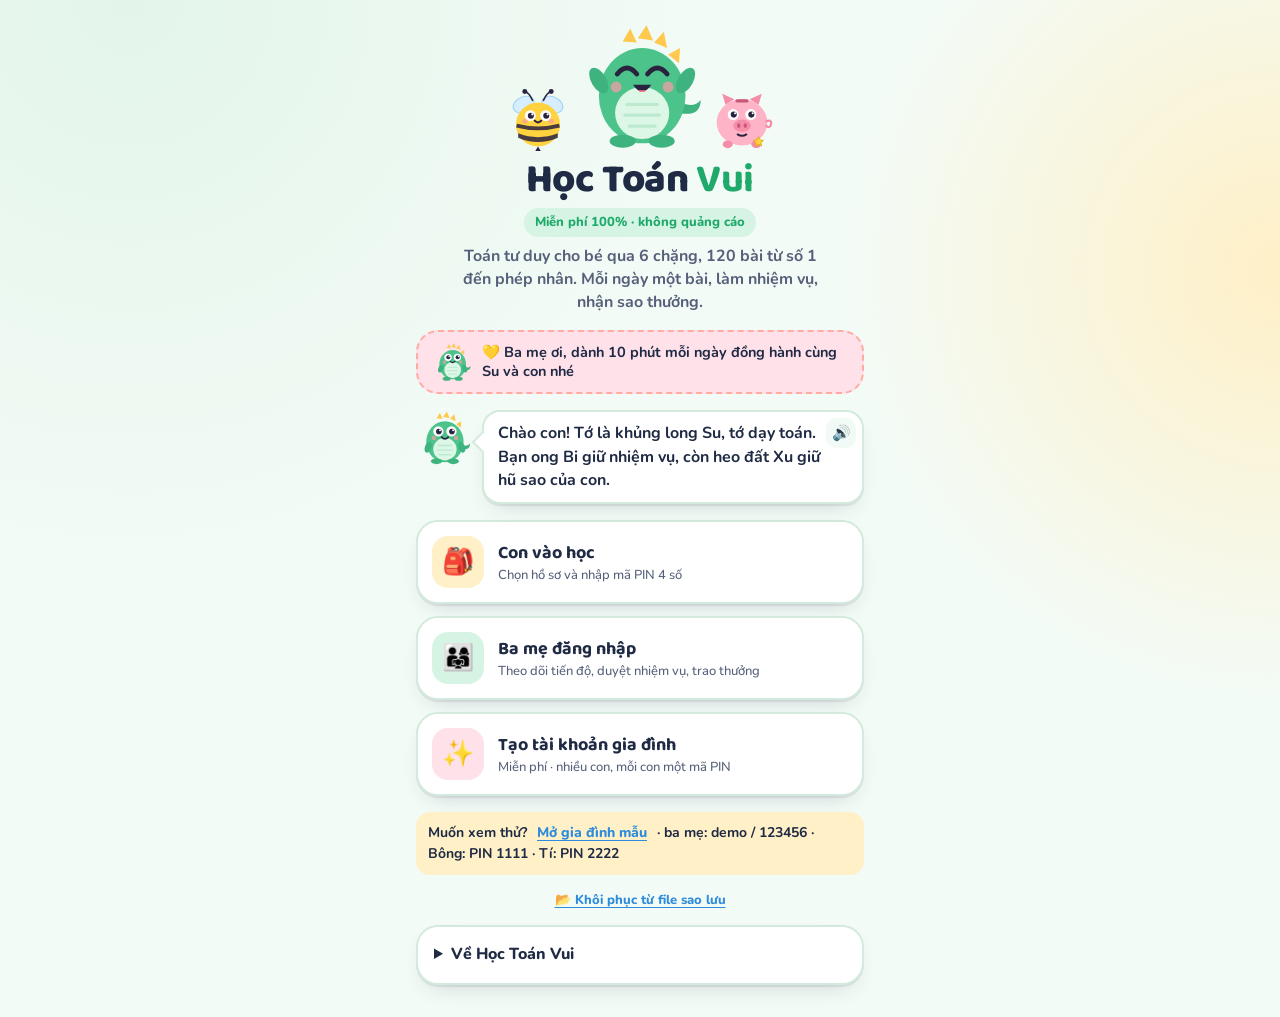
<file: index.html>
<!doctype html>
<html lang="vi">
<head>
<meta charset="utf-8">
<meta name="viewport" content="width=device-width,initial-scale=1,viewport-fit=cover">
<title>Học Toán Vui</title>
<meta name="description" content="Web app học toán tư duy miễn phí cho bé: 6 chặng, 120 bài, nhiệm vụ ở nhà, sao thưởng và khu vực ba mẹ.">
<meta name="theme-color" content="#F3FBF6">
<meta name="apple-mobile-web-app-capable" content="yes"><meta name="mobile-web-app-capable" content="yes">
<meta name="apple-mobile-web-app-title" content="Học Toán Vui">
<link rel="icon" type="image/svg+xml" href="assets/icon.svg">
<link rel="icon" type="image/png" sizes="64x64" href="assets/favicon.png">
<link rel="apple-touch-icon" sizes="180x180" href="assets/apple-touch-icon.png">
<link rel="manifest" href="manifest.webmanifest">
<link rel="stylesheet" href="css/fonts.css?v=9">
<link rel="stylesheet" href="css/style.css?v=9">
</head>
<body>
<main id="app" aria-live="polite"><noscript>Vui lòng bật JavaScript để dùng Học Toán Vui.</noscript></main>
<script src="js/curriculum.js?v=9"></script>
<script src="js/mascots.js?v=9"></script>
<script src="js/pets.js?v=9"></script>
<script src="js/engine.js?v=9"></script>
<script src="js/app.js?v=9"></script>
</body>
</html>
</file>
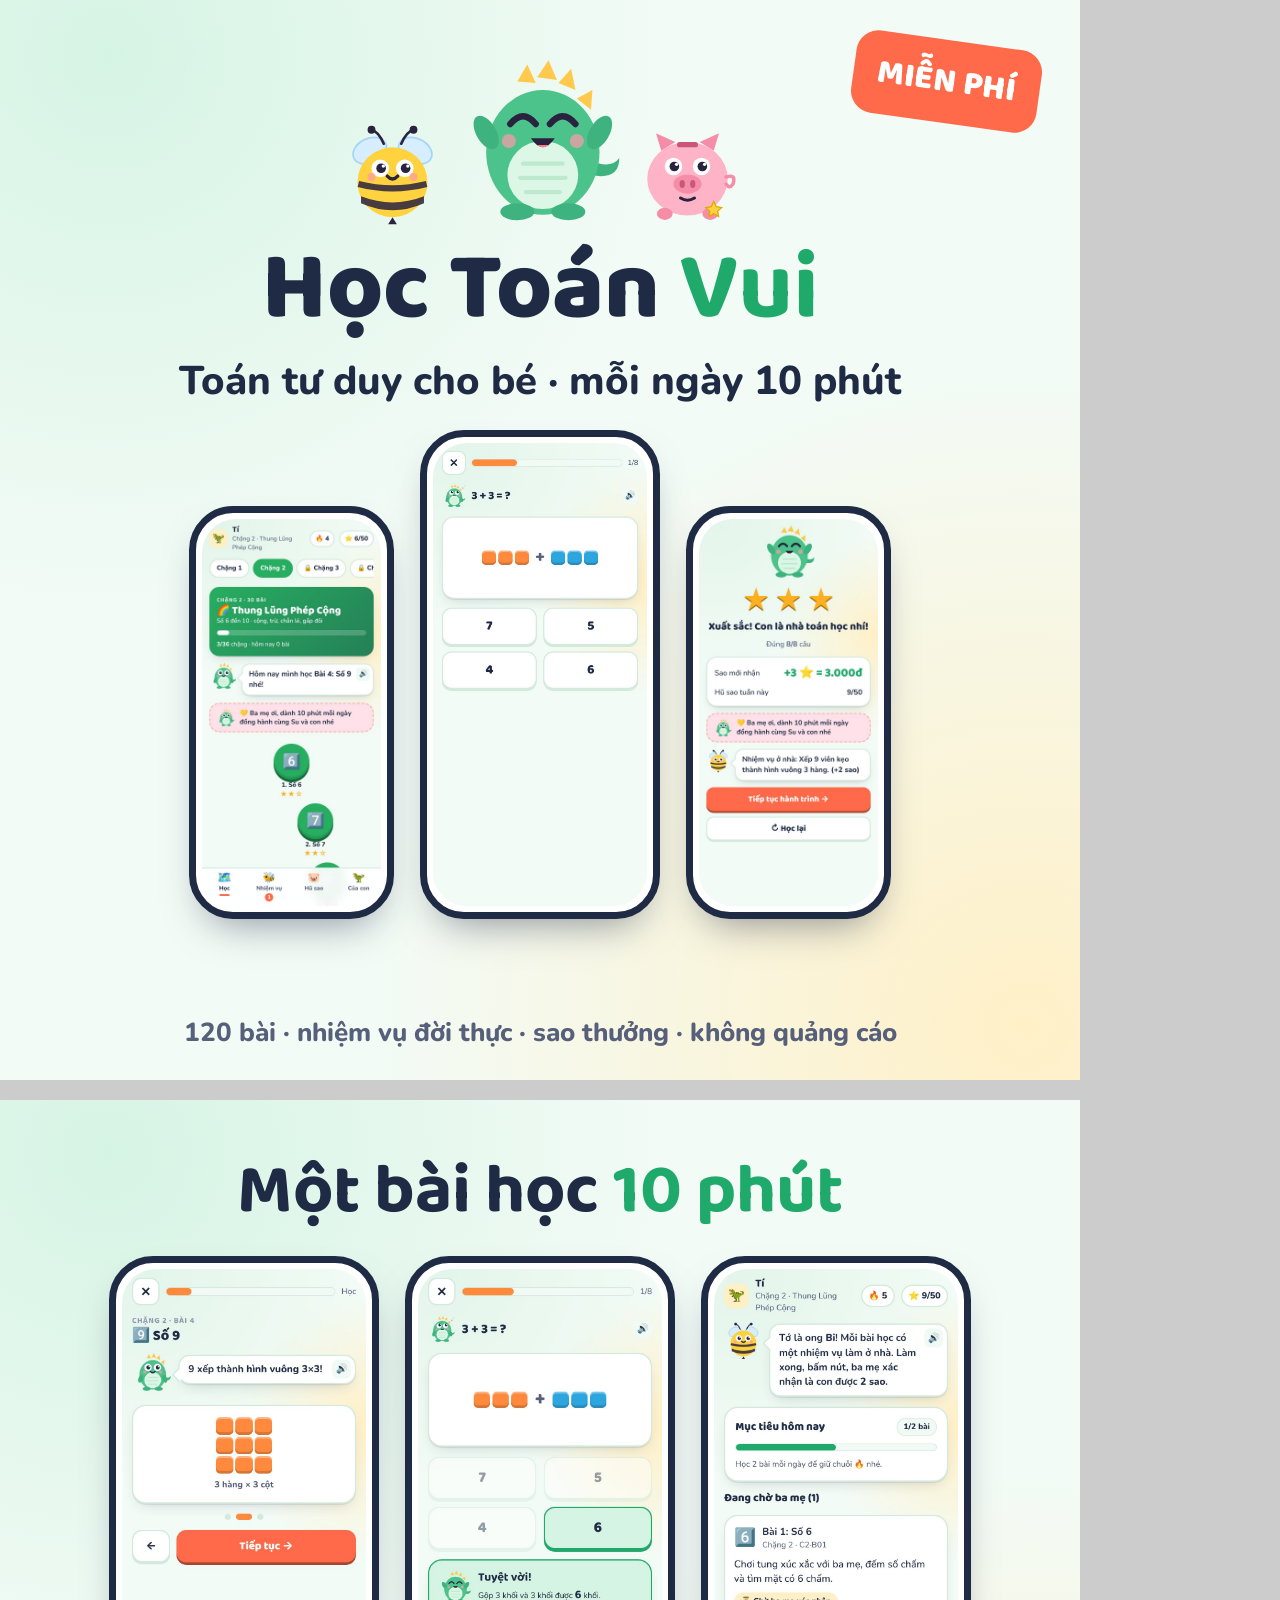
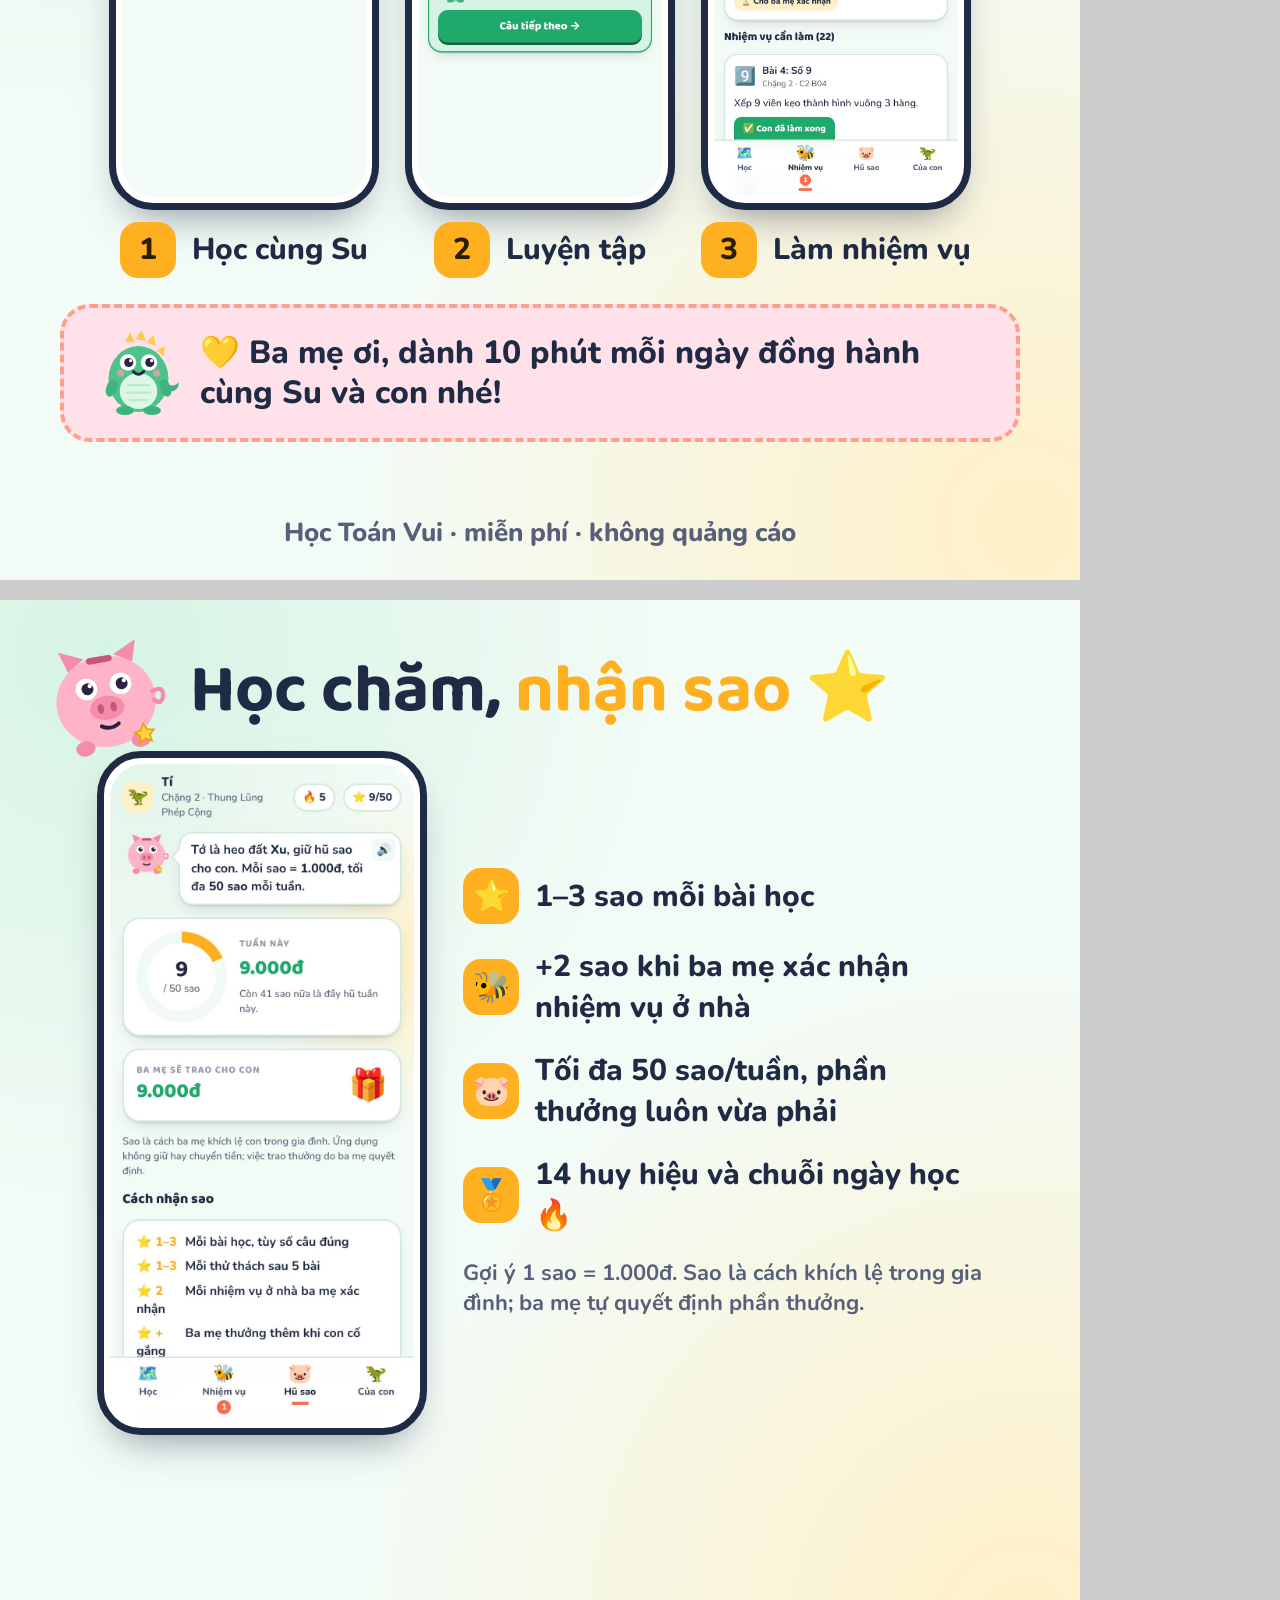
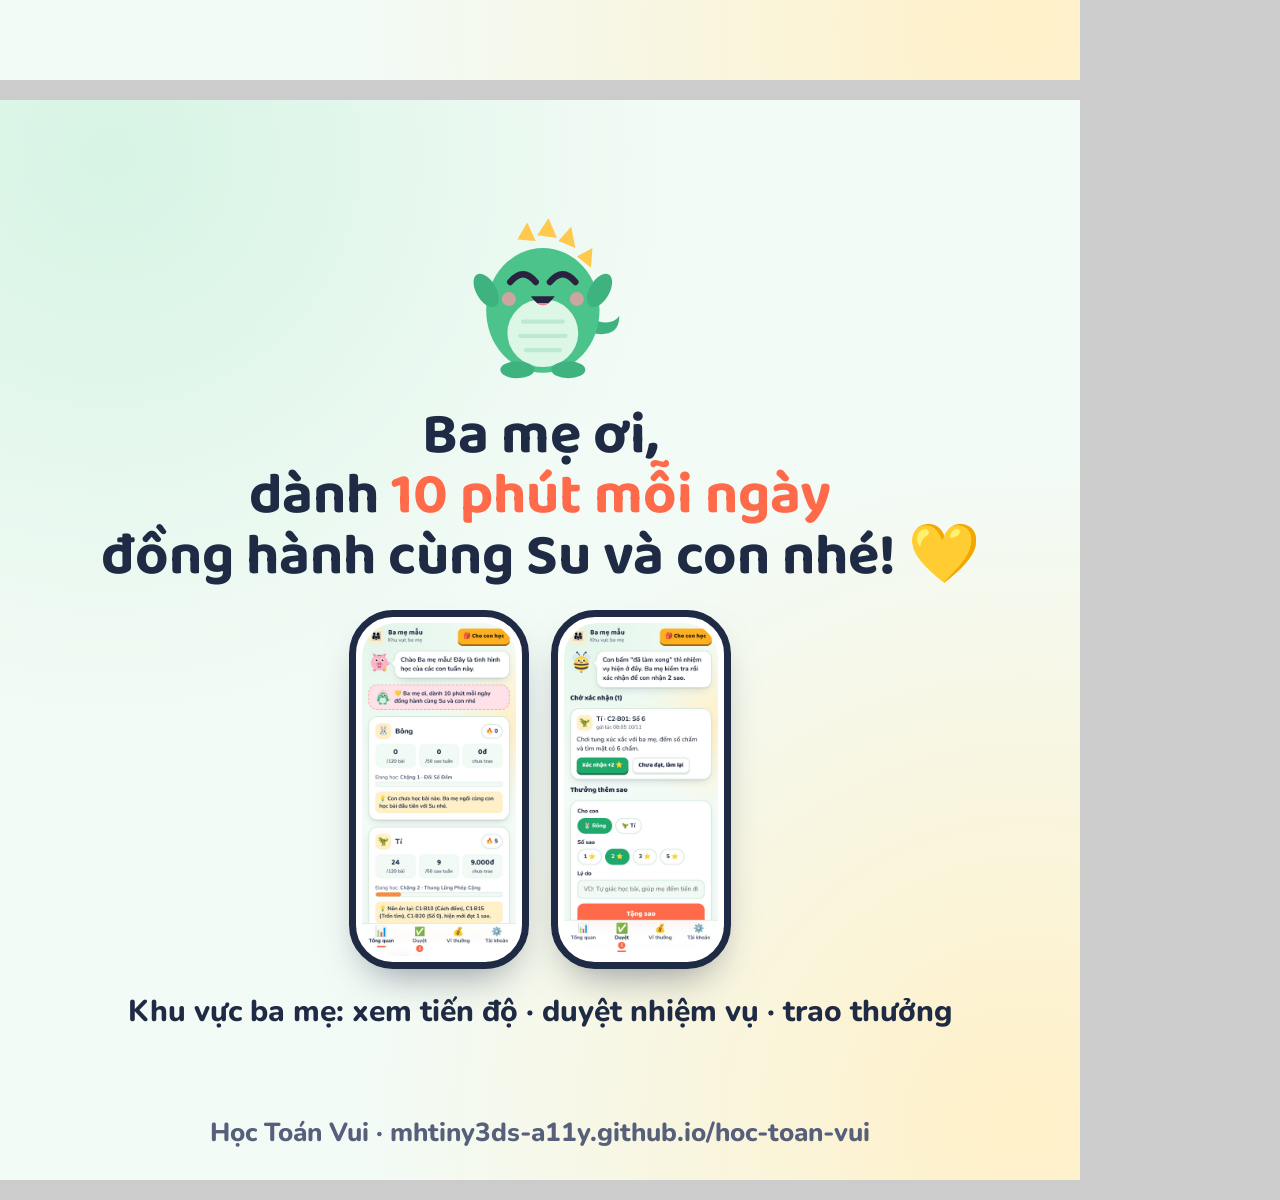
<file: tai-lieu/nguon/facebook.html>
<!doctype html>
<html lang="vi"><head><meta charset="utf-8"><title>Ảnh Facebook Học Toán Vui</title>
<link rel="stylesheet" href="../../css/fonts.css">
<style>
* { box-sizing: border-box; } body { margin: 0; background: #ccc; font-family: 'Nunito', sans-serif; color: #1F2A44; }
.slide { width: 1080px; height: 1080px; position: relative; overflow: hidden; display: flex; flex-direction: column; align-items: center; padding: 56px 60px;
  background: radial-gradient(circle at 10% 5%, #D6F4E4 0, transparent 40%), radial-gradient(circle at 95% 95%, #FFF0C7 0, transparent 45%), #F3FBF6; margin-bottom: 20px; }
h1, h2 { font-family: 'Baloo 2', sans-serif; margin: 0; line-height: 1.05; text-align: center; }
.brand { font-family: 'Baloo 2', sans-serif; font-size: 96px; font-weight: 800; line-height: 1; } .brand b { color: #1FAA6B; }
.tag { font-size: 40px; font-weight: 800; text-align: center; }
.pill { display: inline-block; padding: 12px 28px; border-radius: 99px; background: #1FAA6B; color: #fff; font-weight: 800; font-size: 30px; }
.phone { border-radius: 44px; border: 7px solid #1F2A44; padding: 6px; background: #fff; box-shadow: 0 20px 40px -18px #1F2A4488; }
.phone img { display: block; width: 100%; border-radius: 34px; }
.phones { display: flex; gap: 26px; align-items: flex-end; justify-content: center; }
.remind { display: flex; align-items: center; gap: 18px; padding: 20px 28px; border-radius: 30px; background: #FFE1EA; border: 4px dashed #FF9F8A; font-weight: 800; font-size: 32px; line-height: 1.25; }
.remind img { width: 90px; flex: none; }
.step { display: flex; align-items: center; gap: 16px; font-size: 30px; font-weight: 800; }
.step i { font-style: normal; display: grid; place-items: center; width: 56px; height: 56px; border-radius: 18px; background: #FFB020; color: #2B1D00; font-size: 30px; flex: none; }
.foot { position: absolute; bottom: 30px; left: 0; right: 0; text-align: center; font-weight: 800; font-size: 26px; color: #56607A; }
.badge { position: absolute; top: 40px; right: 40px; transform: rotate(8deg); background: #FF6B4A; color: #fff; font-family: 'Baloo 2', sans-serif; font-weight: 800; font-size: 34px; padding: 14px 24px; border-radius: 22px; }
</style></head>
<body>

<!-- 1. Ảnh chính -->
<div class="slide" id="s1" style="gap:16px">
  <div class="badge">MIỄN PHÍ</div>
  <div style="display:flex;align-items:flex-end;gap:10px"><img src="bi.svg" width="105"><img src="su.svg" width="170"><img src="xu.svg" width="105"></div>
  <div class="brand">Học Toán <b>Vui</b></div>
  <div class="tag">Toán tư duy cho bé · mỗi ngày 10 phút</div>
  <div class="phones" style="margin-top:6px">
    <div class="phone" style="width:205px"><img src="../anh/04-ban-do.jpg"></div>
    <div class="phone" style="width:240px"><img src="../anh/07-luyen-tap.jpg"></div>
    <div class="phone" style="width:205px"><img src="../anh/09-ket-qua.jpg"></div>
  </div>
  <div class="foot">120 bài · nhiệm vụ đời thực · sao thưởng · không quảng cáo</div>
</div>

<!-- 2. Một bài học 10 phút -->
<div class="slide" id="s2" style="gap:26px">
  <h1 style="font-size:70px">Một bài học <span style="color:#1FAA6B">10 phút</span></h1>
  <div class="phones">
    <div style="display:flex;flex-direction:column;align-items:center;gap:12px"><div class="phone" style="width:270px"><img src="../anh/06-hoc.jpg"></div><div class="step"><i>1</i>Học cùng Su</div></div>
    <div style="display:flex;flex-direction:column;align-items:center;gap:12px"><div class="phone" style="width:270px"><img src="../anh/08-dung-roi.jpg"></div><div class="step"><i>2</i>Luyện tập</div></div>
    <div style="display:flex;flex-direction:column;align-items:center;gap:12px"><div class="phone" style="width:270px"><img src="../anh/10-nhiem-vu.jpg"></div><div class="step"><i>3</i>Làm nhiệm vụ</div></div>
  </div>
  <div class="remind"><img src="su-happy.svg"><span>💛 Ba mẹ ơi, dành 10 phút mỗi ngày đồng hành cùng Su và con nhé!</span></div>
  <div class="foot">Học Toán Vui · miễn phí · không quảng cáo</div>
</div>

<!-- 3. Sao thưởng -->
<div class="slide" id="s3" style="gap:24px">
  <h1 style="font-size:68px">Học chăm, <span style="color:#FFB020">nhận sao</span> ⭐</h1>
  <div style="display:flex;gap:36px;align-items:center">
    <div class="phone" style="width:330px"><img src="../anh/11-hu-sao.jpg"></div>
    <div style="display:flex;flex-direction:column;gap:22px;max-width:520px">
      <div class="step"><i>⭐</i><span>1–3 sao mỗi bài học</span></div>
      <div class="step"><i>🐝</i><span>+2 sao khi ba mẹ xác nhận nhiệm vụ ở nhà</span></div>
      <div class="step"><i>🐷</i><span>Tối đa 50 sao/tuần, phần thưởng luôn vừa phải</span></div>
      <div class="step"><i>🏅</i><span>14 huy hiệu và chuỗi ngày học 🔥</span></div>
      <p style="font-size:22px;font-weight:700;color:#56607A;margin:0">Gợi ý 1 sao = 1.000đ. Sao là cách khích lệ trong gia đình; ba mẹ tự quyết định phần thưởng.</p>
    </div>
  </div>
  <img src="xu.svg" width="130" style="position:absolute;left:40px;top:30px;transform:rotate(-10deg)">
</div>

<!-- 4. Ba mẹ đồng hành -->
<div class="slide" id="s4" style="gap:22px;justify-content:center;padding-bottom:90px">
  <img src="su.svg" width="170">
  <h1 style="font-size:58px">Ba mẹ ơi,<br>dành <span style="color:#FF6B4A">10 phút mỗi ngày</span><br>đồng hành cùng Su và con nhé! 💛</h1>
  <div class="phones" style="gap:22px">
    <div class="phone" style="width:180px"><img src="../anh/12-ba-me-tong-quan.jpg"></div>
    <div class="phone" style="width:180px"><img src="../anh/13-duyet.jpg"></div>
  </div>
  <div class="tag" style="font-size:30px">Khu vực ba mẹ: xem tiến độ · duyệt nhiệm vụ · trao thưởng</div>
  <div class="foot">Học Toán Vui · mhtiny3ds-a11y.github.io/hoc-toan-vui</div>
</div>
</body></html>
</file>
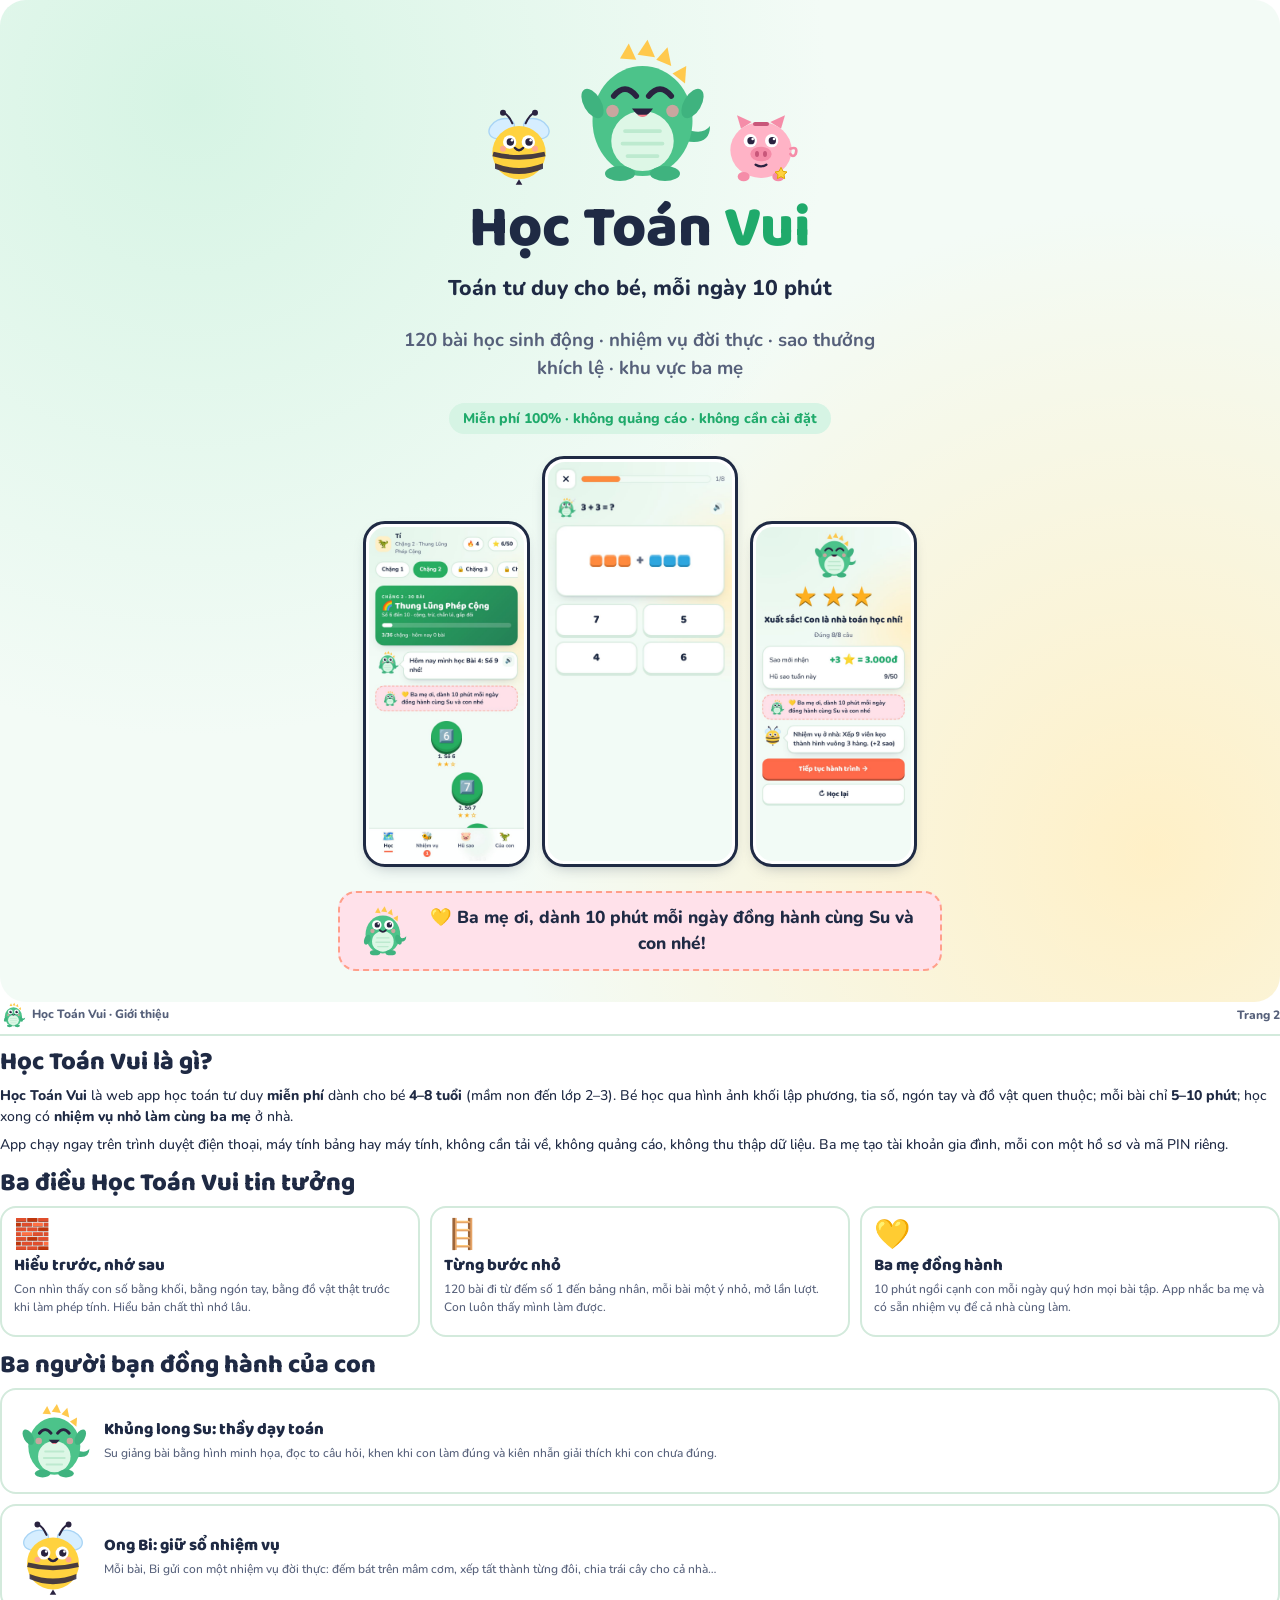
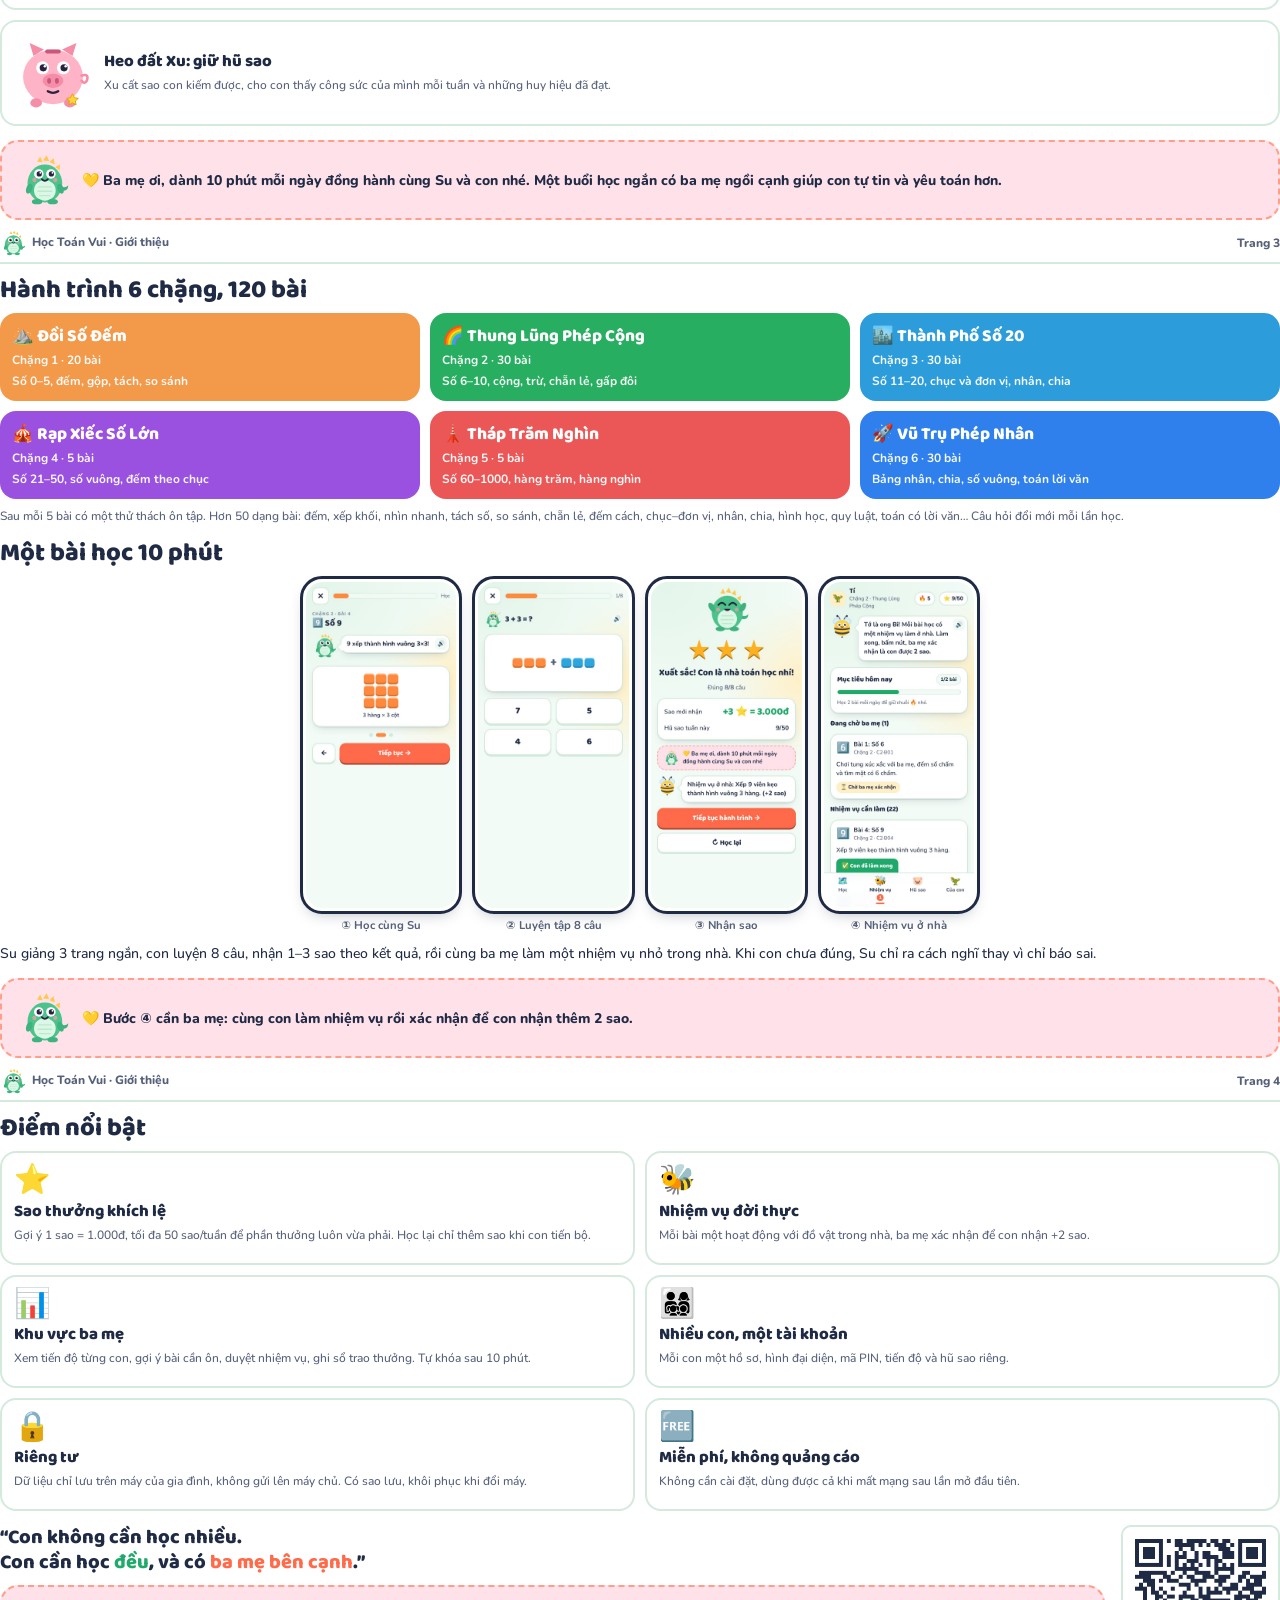
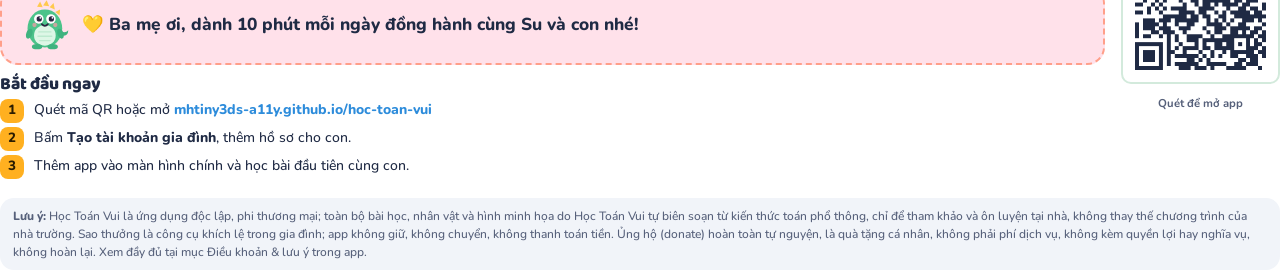
<file: tai-lieu/nguon/gioi-thieu.html>
<!doctype html>
<html lang="vi"><head><meta charset="utf-8"><title>Giới thiệu Học Toán Vui</title>
<link rel="stylesheet" href="../../css/fonts.css">
<link rel="stylesheet" href="doc.css">
<style>
.hero-phones { display: flex; gap: 12px; align-items: flex-end; margin-top: 8px; }
.hero-phones .phone { width: 44mm; }
.hero-phones .phone.mid { width: 52mm; }
.friend { display: flex; gap: 12px; align-items: center; }
.friend img { width: 78px; flex: none; }
.season { border-radius: 16px; padding: 10px 12px; color: #fff; break-inside: avoid; }
.season b { font-family: 'Baloo 2', sans-serif; font-size: 13pt; display: block; }
.season span { font-size: 9pt; font-weight: 700; opacity: .95; }
.big-quote { font-family: 'Baloo 2', sans-serif; font-size: 15pt; font-weight: 800; line-height: 1.25; }
</style></head>
<body>

<!-- BÌA -->
<div class="page"><div class="cover" style="justify-content:flex-start;padding-top:36px">
  <div class="cast"><img src="bi.svg" width="80"><img src="su.svg" width="150"><img src="xu.svg" width="80"></div>
  <div class="brand">Học Toán <b>Vui</b></div>
  <p class="sub" style="font-size:16pt;color:var(--ink)"><b>Toán tư duy cho bé, mỗi ngày 10 phút</b></p>
  <p class="sub">120 bài học sinh động · nhiệm vụ đời thực · sao thưởng khích lệ · khu vực ba mẹ</p>
  <span class="pill">Miễn phí 100% · không quảng cáo · không cần cài đặt</span>
  <div class="hero-phones">
    <div class="phone"><img src="../anh/04-ban-do.jpg"></div>
    <div class="phone mid"><img src="../anh/07-luyen-tap.jpg"></div>
    <div class="phone"><img src="../anh/09-ket-qua.jpg"></div>
  </div>
  <div class="remind big" style="max-width:160mm"><img src="su-happy.svg"><span>💛 Ba mẹ ơi, dành 10 phút mỗi ngày đồng hành cùng Su và con nhé!</span></div>
</div></div>

<!-- LÀ GÌ + BẠN ĐỒNG HÀNH -->
<div class="page">
  <div class="head"><span><img src="su-happy.svg">Học Toán Vui · Giới thiệu</span><span>Trang 2</span></div>
  <div class="section"><h2>Học Toán Vui là gì?</h2>
    <p><b>Học Toán Vui</b> là web app học toán tư duy <b>miễn phí</b> dành cho bé <b>4–8 tuổi</b> (mầm non đến lớp 2–3). Bé học qua hình ảnh khối lập phương, tia số, ngón tay và đồ vật quen thuộc; mỗi bài chỉ <b>5–10 phút</b>; học xong có <b>nhiệm vụ nhỏ làm cùng ba mẹ</b> ở nhà.</p>
    <p>App chạy ngay trên trình duyệt điện thoại, máy tính bảng hay máy tính, không cần tải về, không quảng cáo, không thu thập dữ liệu. Ba mẹ tạo tài khoản gia đình, mỗi con một hồ sơ và mã PIN riêng.</p>
  </div>
  <div class="section"><h2>Ba điều Học Toán Vui tin tưởng</h2>
    <div class="grid3">
      <div class="card"><div class="ic">🧱</div><b>Hiểu trước, nhớ sau</b><p class="small muted">Con nhìn thấy con số bằng khối, bằng ngón tay, bằng đồ vật thật trước khi làm phép tính. Hiểu bản chất thì nhớ lâu.</p></div>
      <div class="card"><div class="ic">🪜</div><b>Từng bước nhỏ</b><p class="small muted">120 bài đi từ đếm số 1 đến bảng nhân, mỗi bài một ý nhỏ, mở lần lượt. Con luôn thấy mình làm được.</p></div>
      <div class="card"><div class="ic">💛</div><b>Ba mẹ đồng hành</b><p class="small muted">10 phút ngồi cạnh con mỗi ngày quý hơn mọi bài tập. App nhắc ba mẹ và có sẵn nhiệm vụ để cả nhà cùng làm.</p></div>
    </div>
  </div>
  <div class="section"><h2>Ba người bạn đồng hành của con</h2>
    <div class="stack" style="display:flex;flex-direction:column;gap:10px">
      <div class="card friend"><img src="su.svg"><div><b>Khủng long Su: thầy dạy toán</b><p class="small muted">Su giảng bài bằng hình minh họa, đọc to câu hỏi, khen khi con làm đúng và kiên nhẫn giải thích khi con chưa đúng.</p></div></div>
      <div class="card friend"><img src="bi.svg"><div><b>Ong Bi: giữ sổ nhiệm vụ</b><p class="small muted">Mỗi bài, Bi gửi con một nhiệm vụ đời thực: đếm bát trên mâm cơm, xếp tất thành từng đôi, chia trái cây cho cả nhà…</p></div></div>
      <div class="card friend"><img src="xu.svg"><div><b>Heo đất Xu: giữ hũ sao</b><p class="small muted">Xu cất sao con kiếm được, cho con thấy công sức của mình mỗi tuần và những huy hiệu đã đạt.</p></div></div>
    </div>
  </div>
  <div class="remind"><img src="su-happy.svg"><span>💛 Ba mẹ ơi, dành 10 phút mỗi ngày đồng hành cùng Su và con nhé. Một buổi học ngắn có ba mẹ ngồi cạnh giúp con tự tin và yêu toán hơn.</span></div>
</div>

<!-- CHƯƠNG TRÌNH + MỘT BÀI HỌC -->
<div class="page">
  <div class="head"><span><img src="su-happy.svg">Học Toán Vui · Giới thiệu</span><span>Trang 3</span></div>
  <div class="section"><h2>Hành trình 6 chặng, 120 bài</h2>
    <div class="grid3">
      <div class="season" style="background:#F2994A"><b>⛰️ Đồi Số Đếm</b><span>Chặng 1 · 20 bài<br>Số 0–5, đếm, gộp, tách, so sánh</span></div>
      <div class="season" style="background:#27AE60"><b>🌈 Thung Lũng Phép Cộng</b><span>Chặng 2 · 30 bài<br>Số 6–10, cộng, trừ, chẵn lẻ, gấp đôi</span></div>
      <div class="season" style="background:#2D9CDB"><b>🏙️ Thành Phố Số 20</b><span>Chặng 3 · 30 bài<br>Số 11–20, chục và đơn vị, nhân, chia</span></div>
      <div class="season" style="background:#9B51E0"><b>🎪 Rạp Xiếc Số Lớn</b><span>Chặng 4 · 5 bài<br>Số 21–50, số vuông, đếm theo chục</span></div>
      <div class="season" style="background:#EB5757"><b>🗼 Tháp Trăm Nghìn</b><span>Chặng 5 · 5 bài<br>Số 60–1000, hàng trăm, hàng nghìn</span></div>
      <div class="season" style="background:#2F80ED"><b>🚀 Vũ Trụ Phép Nhân</b><span>Chặng 6 · 30 bài<br>Bảng nhân, chia, số vuông, toán lời văn</span></div>
    </div>
    <p class="small muted" style="margin-top:8px">Sau mỗi 5 bài có một thử thách ôn tập. Hơn 50 dạng bài: đếm, xếp khối, nhìn nhanh, tách số, so sánh, chẵn lẻ, đếm cách, chục–đơn vị, nhân, chia, hình học, quy luật, toán có lời văn… Câu hỏi đổi mới mỗi lần học.</p>
  </div>
  <div class="section"><h2>Một bài học 10 phút</h2>
    <div class="phones">
      <div class="fig"><div class="phone sm"><img src="../anh/06-hoc.jpg"></div><div class="cap">① Học cùng Su</div></div>
      <div class="fig"><div class="phone sm"><img src="../anh/07-luyen-tap.jpg"></div><div class="cap">② Luyện tập 8 câu</div></div>
      <div class="fig"><div class="phone sm"><img src="../anh/09-ket-qua.jpg"></div><div class="cap">③ Nhận sao</div></div>
      <div class="fig"><div class="phone sm"><img src="../anh/10-nhiem-vu.jpg"></div><div class="cap">④ Nhiệm vụ ở nhà</div></div>
    </div>
    <p>Su giảng 3 trang ngắn, con luyện 8 câu, nhận 1–3 sao theo kết quả, rồi cùng ba mẹ làm một nhiệm vụ nhỏ trong nhà. Khi con chưa đúng, Su chỉ ra cách nghĩ thay vì chỉ báo sai.</p>
  </div>
  <div class="remind"><img src="su-happy.svg"><span>💛 Bước ④ cần ba mẹ: cùng con làm nhiệm vụ rồi xác nhận để con nhận thêm 2 sao.</span></div>
</div>

<!-- ĐIỂM NỔI BẬT + BA MẸ -->
<div class="page">
  <div class="head"><span><img src="su-happy.svg">Học Toán Vui · Giới thiệu</span><span>Trang 4</span></div>
  <div class="section"><h2>Điểm nổi bật</h2>
    <div class="grid2">
      <div class="card"><div class="ic">⭐</div><b>Sao thưởng khích lệ</b><p class="small muted">Gợi ý 1 sao = 1.000đ, tối đa 50 sao/tuần để phần thưởng luôn vừa phải. Học lại chỉ thêm sao khi con tiến bộ.</p></div>
      <div class="card"><div class="ic">🐝</div><b>Nhiệm vụ đời thực</b><p class="small muted">Mỗi bài một hoạt động với đồ vật trong nhà, ba mẹ xác nhận để con nhận +2 sao.</p></div>
      <div class="card"><div class="ic">📊</div><b>Khu vực ba mẹ</b><p class="small muted">Xem tiến độ từng con, gợi ý bài cần ôn, duyệt nhiệm vụ, ghi sổ trao thưởng. Tự khóa sau 10 phút.</p></div>
      <div class="card"><div class="ic">👨‍👩‍👧‍👦</div><b>Nhiều con, một tài khoản</b><p class="small muted">Mỗi con một hồ sơ, hình đại diện, mã PIN, tiến độ và hũ sao riêng.</p></div>
      <div class="card"><div class="ic">🔒</div><b>Riêng tư</b><p class="small muted">Dữ liệu chỉ lưu trên máy của gia đình, không gửi lên máy chủ. Có sao lưu, khôi phục khi đổi máy.</p></div>
      <div class="card"><div class="ic">🆓</div><b>Miễn phí, không quảng cáo</b><p class="small muted">Không cần cài đặt, dùng được cả khi mất mạng sau lần mở đầu tiên.</p></div>
    </div>
  </div>
  <div class="section row"><div class="txt">
    <p class="big-quote">“Con không cần học nhiều.<br>Con cần học <span style="color:var(--jade)">đều</span>, và có <span style="color:#FF6B4A">ba mẹ bên cạnh</span>.”</p>
    <div class="remind big"><img src="su-happy.svg"><span>💛 Ba mẹ ơi, dành 10 phút mỗi ngày đồng hành cùng Su và con nhé!</span></div>
    <h3>Bắt đầu ngay</h3>
    <ol class="steps"><li>Quét mã QR hoặc mở <a href="https://mhtiny3ds-a11y.github.io/hoc-toan-vui/">mhtiny3ds-a11y.github.io/hoc-toan-vui</a></li><li>Bấm <b>Tạo tài khoản gia đình</b>, thêm hồ sơ cho con.</li><li>Thêm app vào màn hình chính và học bài đầu tiên cùng con.</li></ol>
  </div><div class="fig" style="gap:8px"><img class="qr" src="../anh/ma-qr-app.png" style="width:42mm"><div class="cap">Quét để mở app</div></div></div>
  <div class="note small"><b>Lưu ý:</b> Học Toán Vui là ứng dụng độc lập, phi thương mại; toàn bộ bài học, nhân vật và hình minh họa do Học Toán Vui tự biên soạn từ kiến thức toán phổ thông, chỉ để tham khảo và ôn luyện tại nhà, không thay thế chương trình của nhà trường. Sao thưởng là công cụ khích lệ trong gia đình; app không giữ, không chuyển, không thanh toán tiền. Ủng hộ (donate) hoàn toàn tự nguyện, là quà tặng cá nhân, không phải phí dịch vụ, không kèm quyền lợi hay nghĩa vụ, không hoàn lại. Xem đầy đủ tại mục Điều khoản & lưu ý trong app.</div>
</div>
</body></html>
</file>
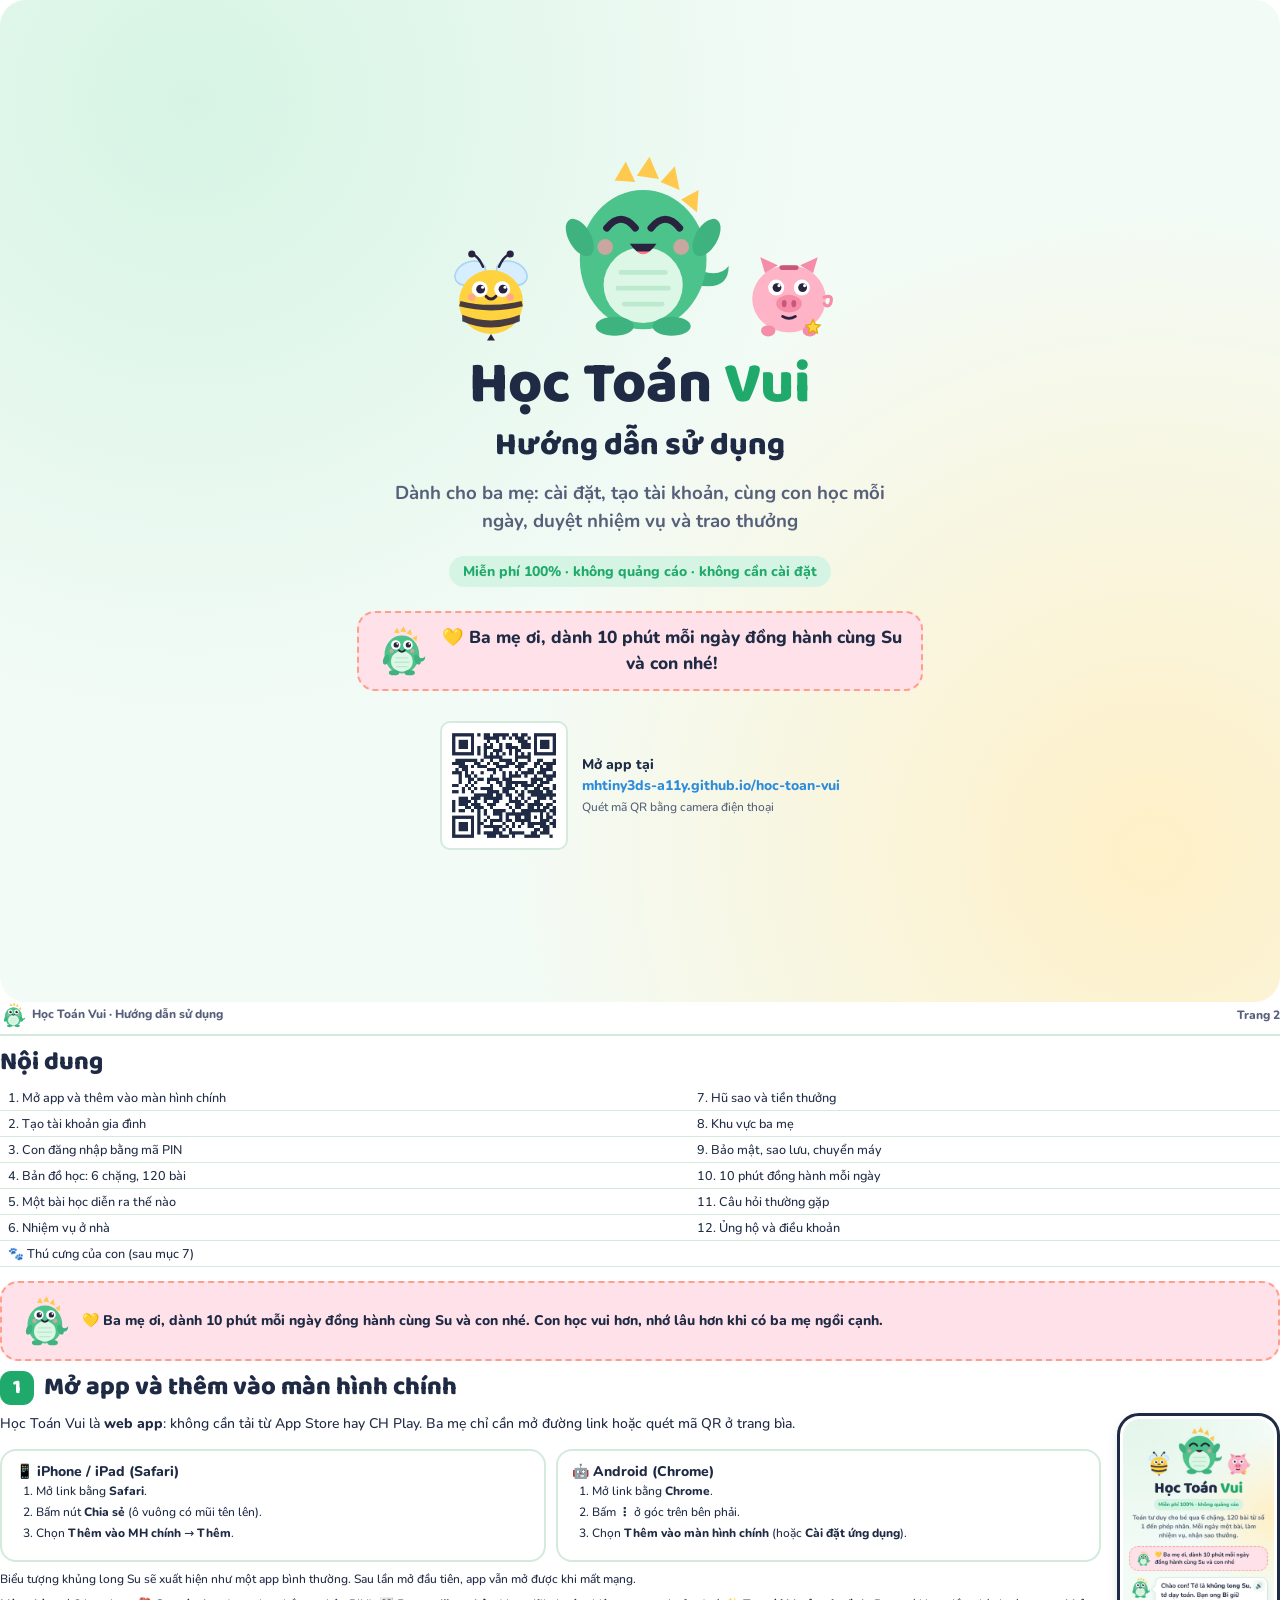
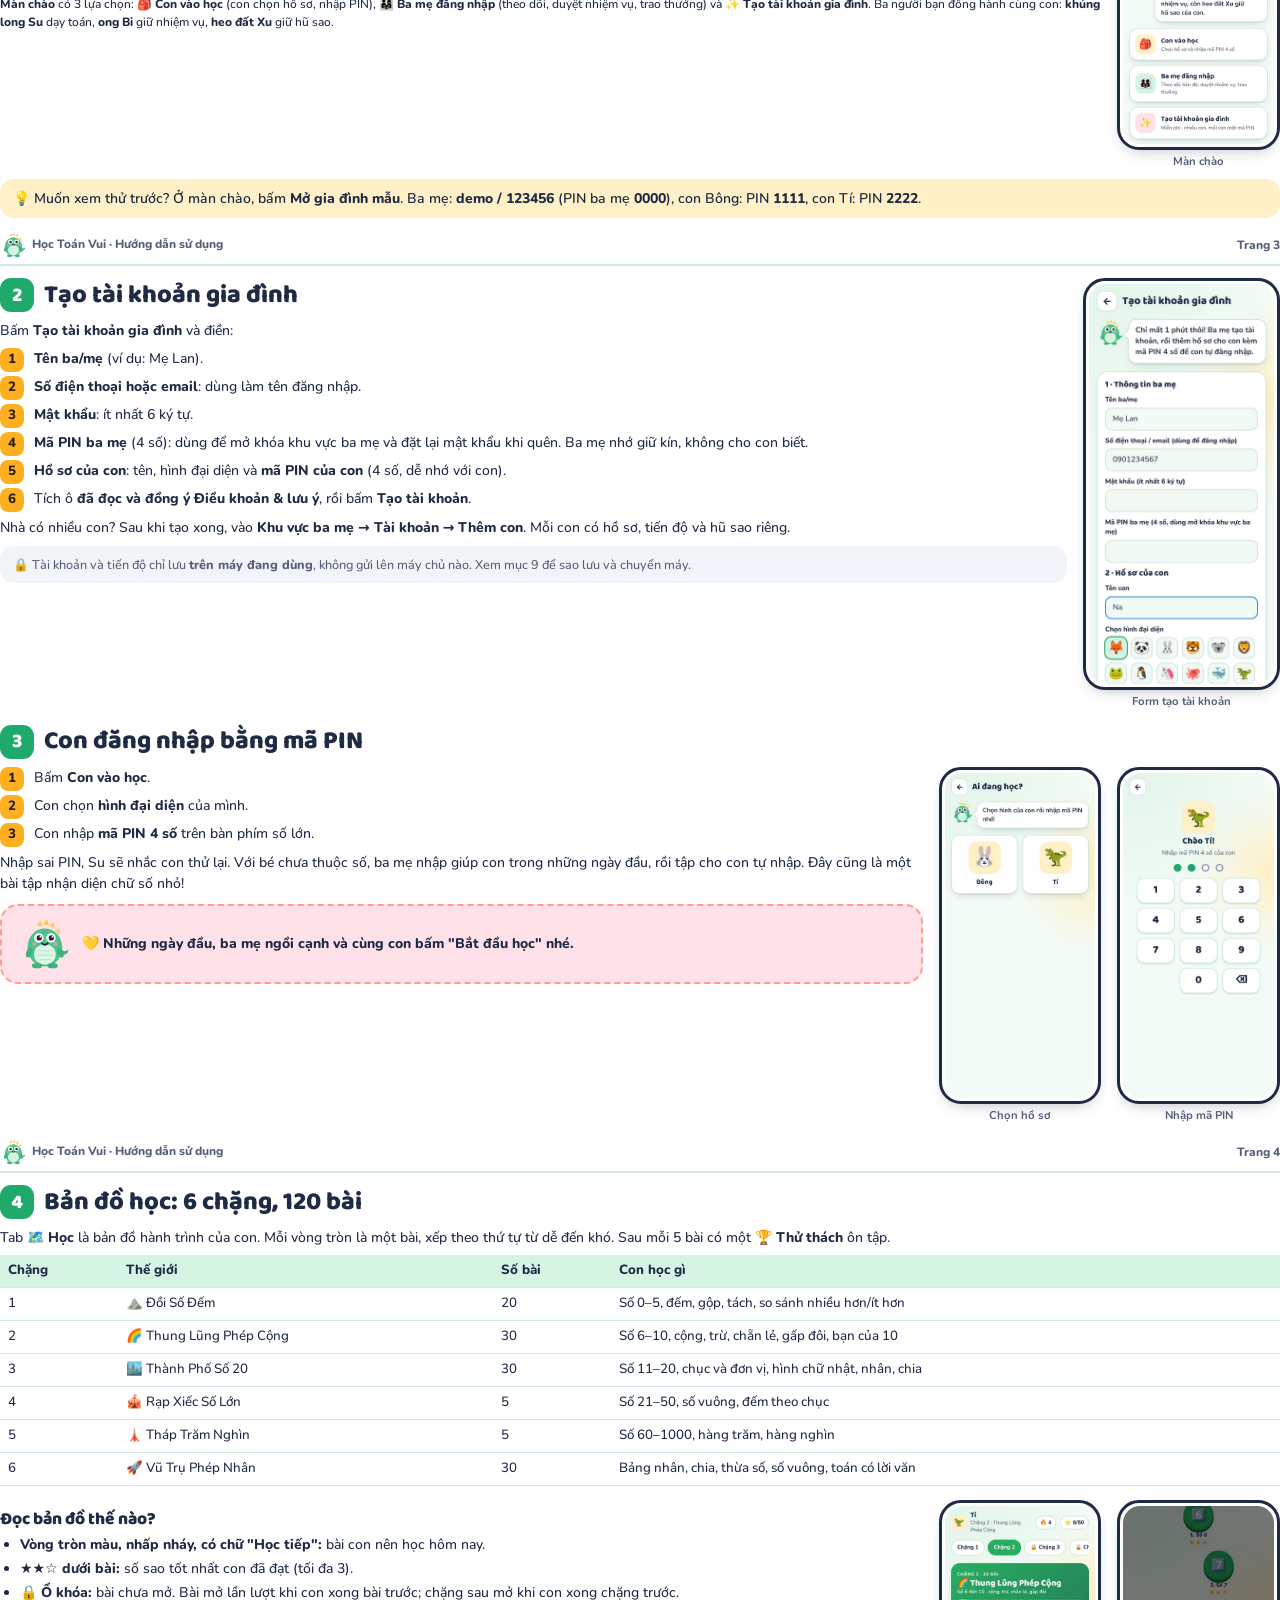
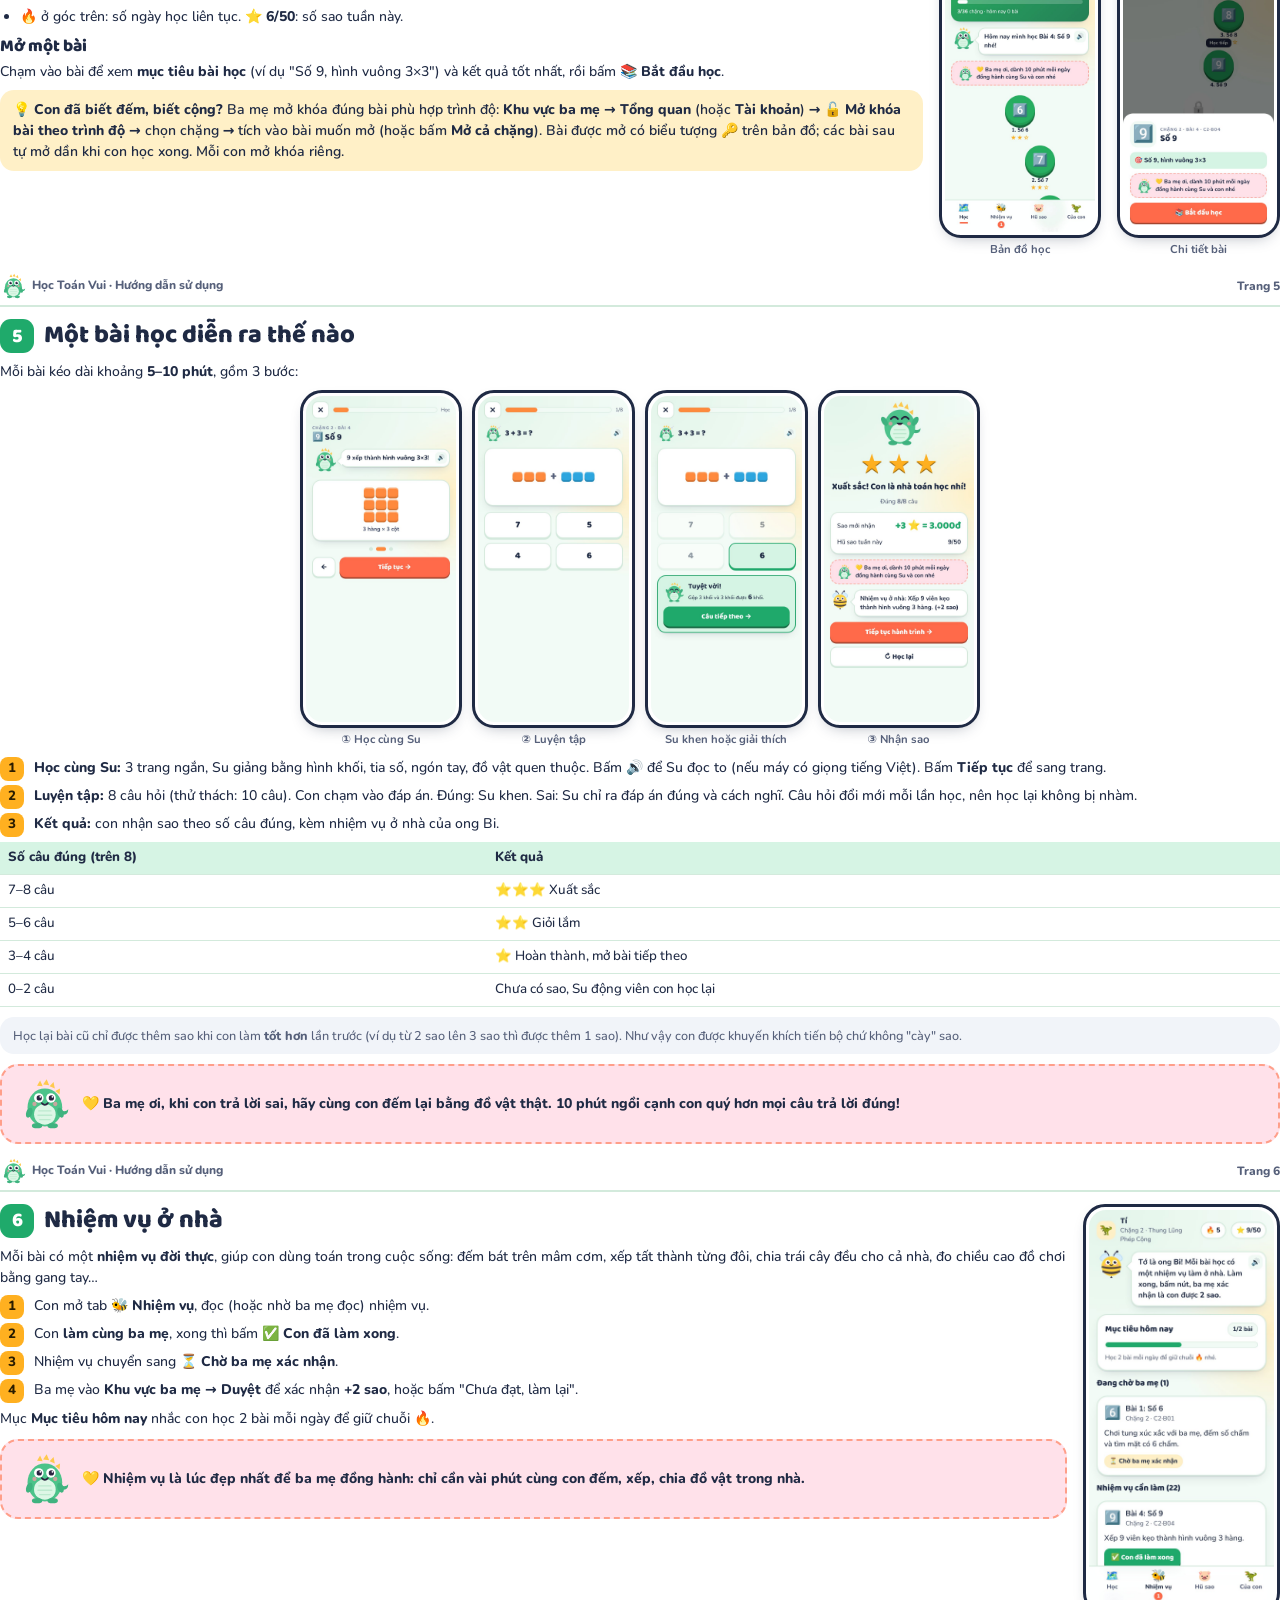
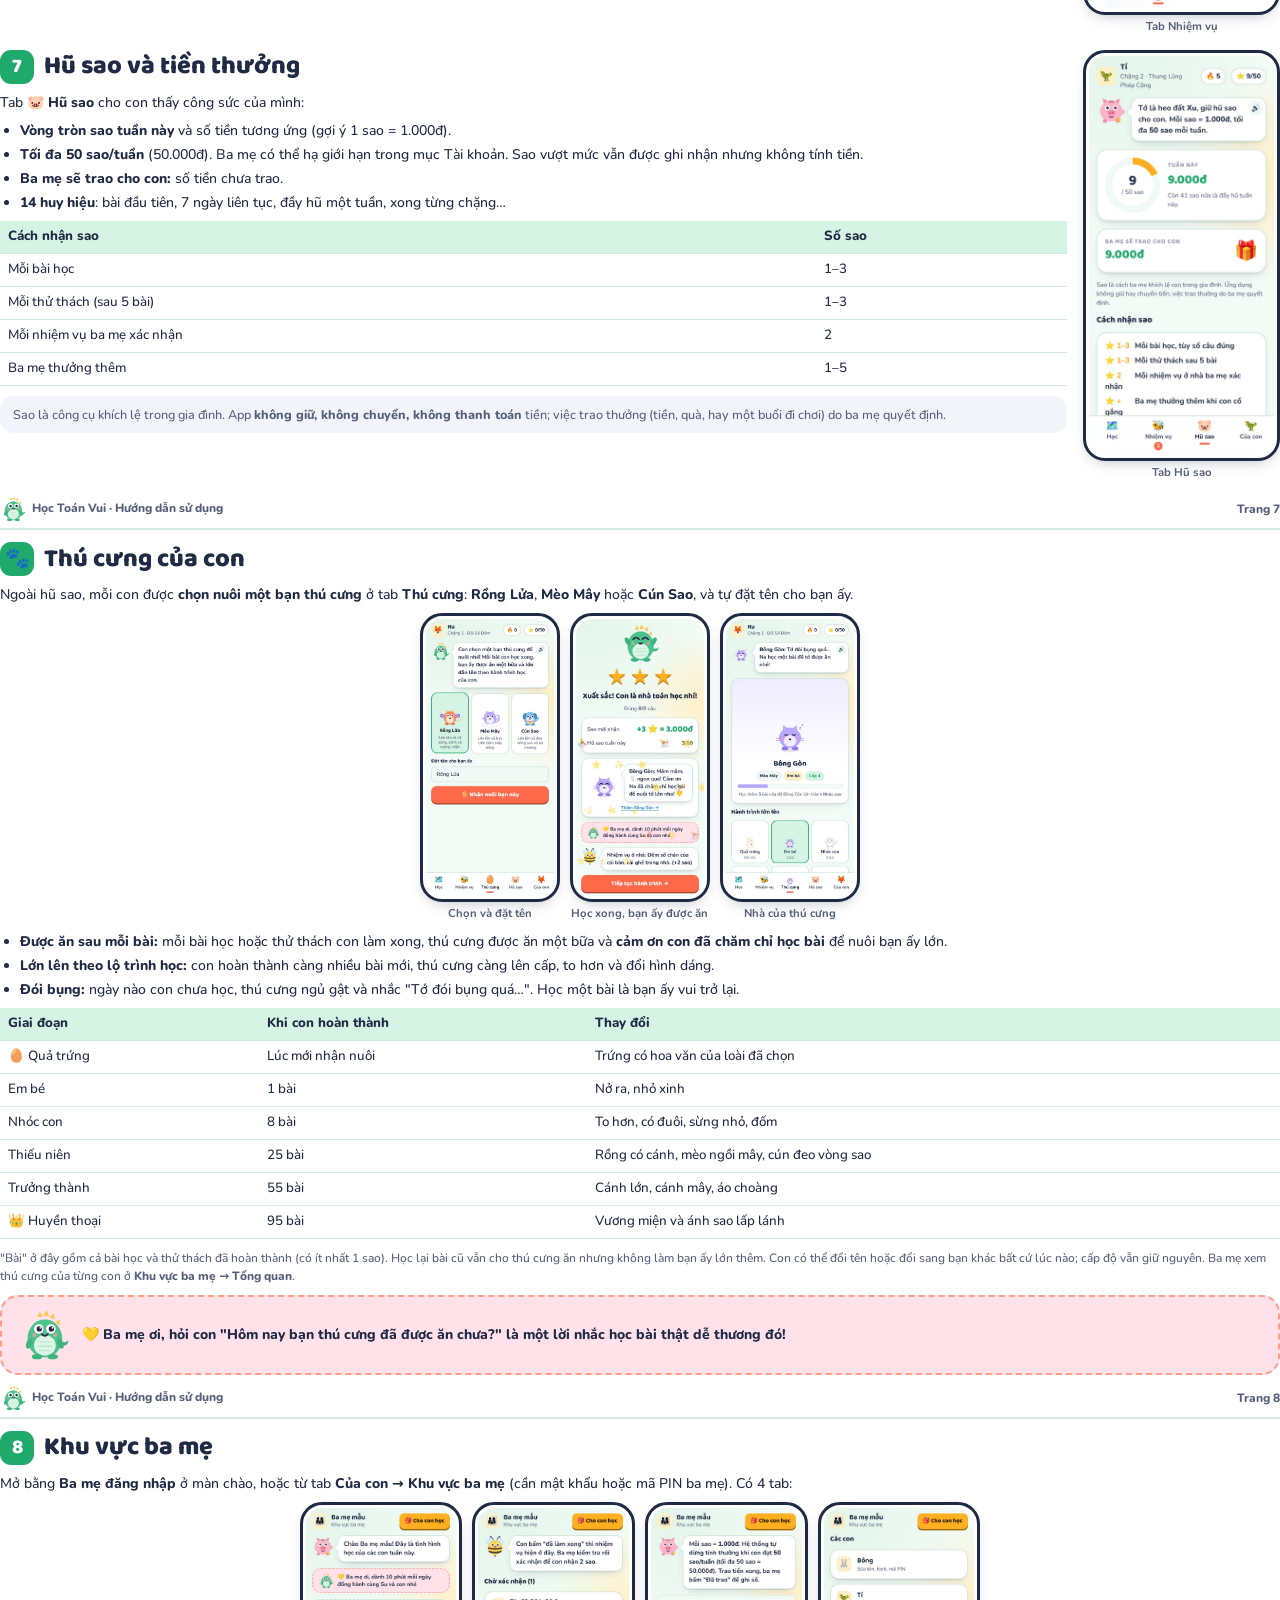
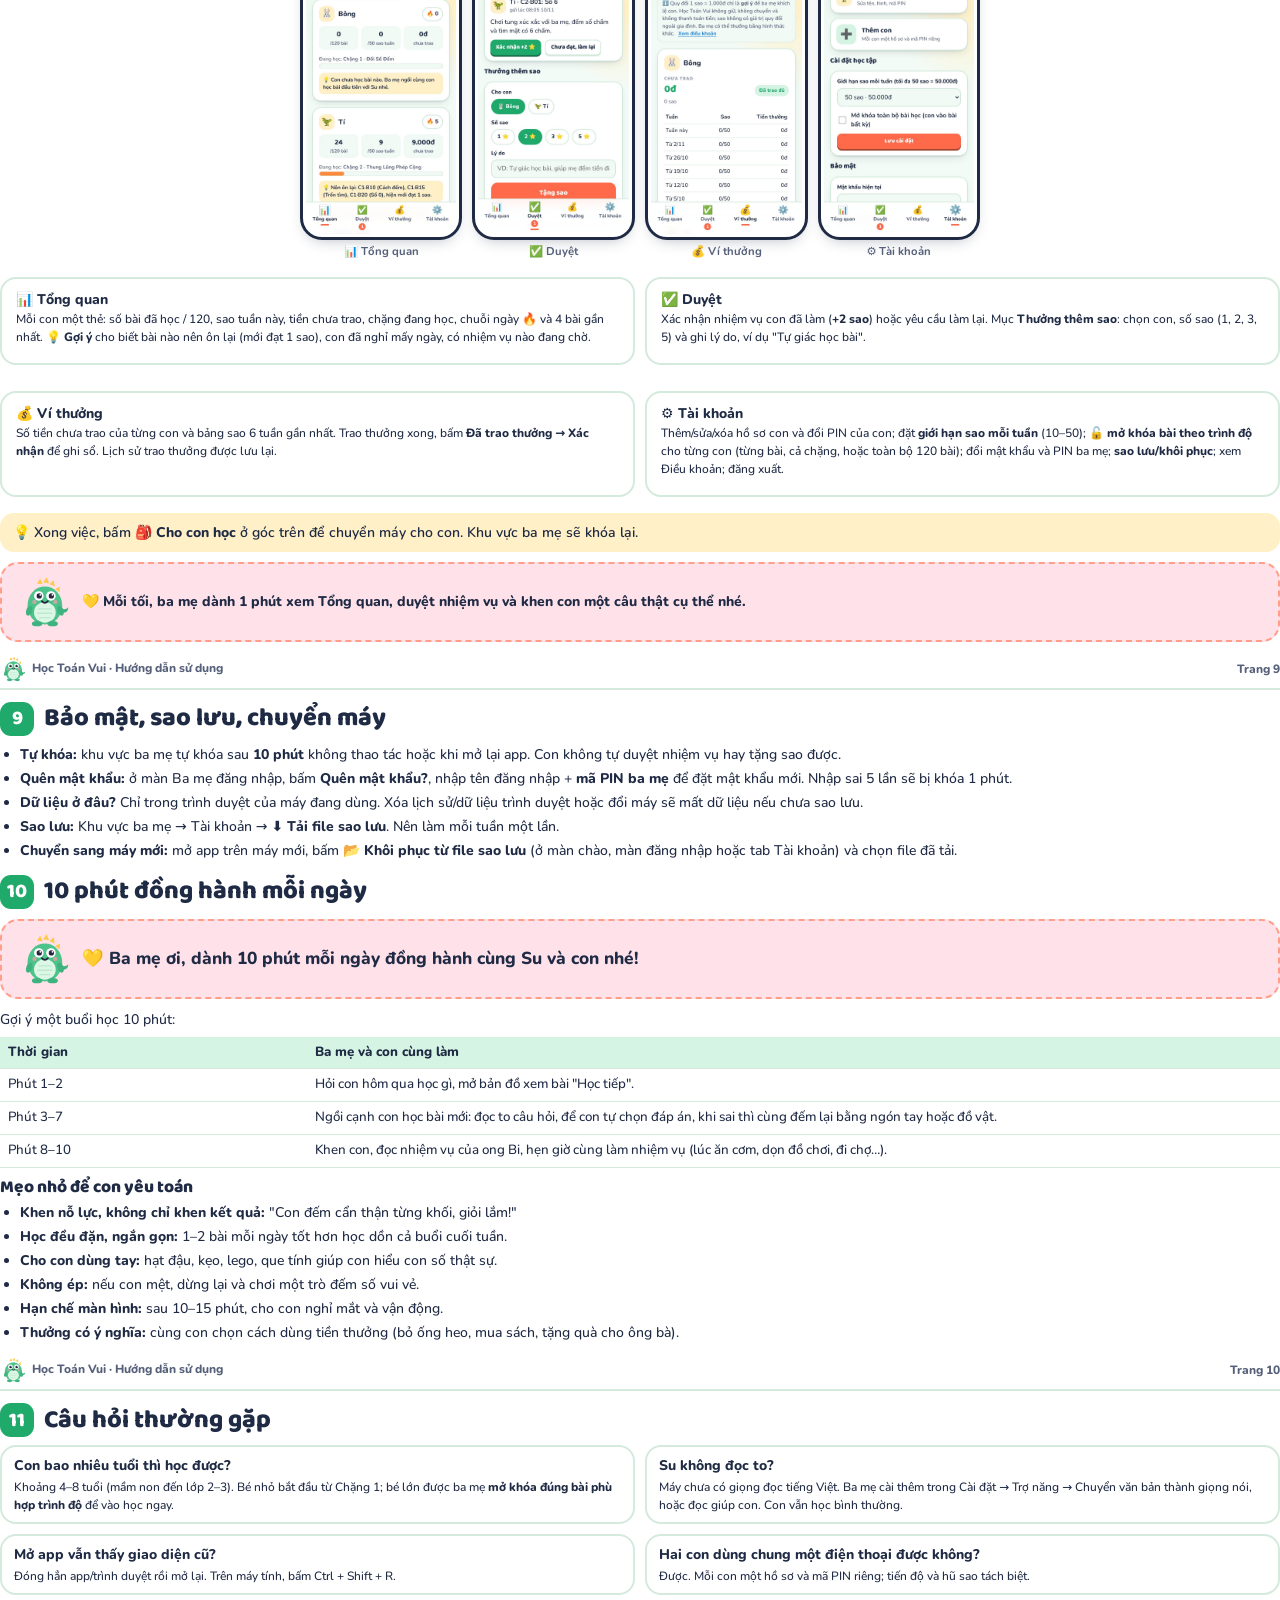
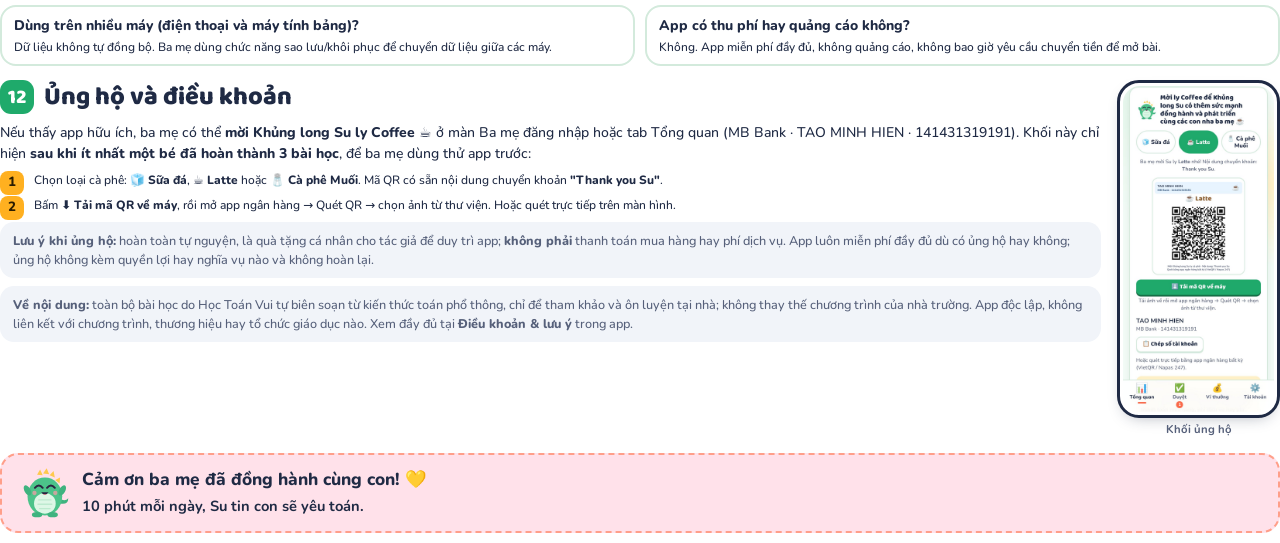
<file: tai-lieu/nguon/huong-dan-su-dung.html>
<!doctype html>
<html lang="vi"><head><meta charset="utf-8"><title>Hướng dẫn sử dụng Học Toán Vui</title>
<link rel="stylesheet" href="../../css/fonts.css">
<link rel="stylesheet" href="doc.css"></head>
<body>

<!-- BÌA -->
<div class="page"><div class="cover">
  <div class="cast"><img src="bi.svg" width="96"><img src="su.svg" width="190"><img src="xu.svg" width="96"></div>
  <div class="brand">Học Toán <b>Vui</b></div>
  <h1 style="font-size:24pt">Hướng dẫn sử dụng</h1>
  <p class="sub">Dành cho ba mẹ: cài đặt, tạo tài khoản, cùng con học mỗi ngày, duyệt nhiệm vụ và trao thưởng</p>
  <span class="pill">Miễn phí 100% · không quảng cáo · không cần cài đặt</span>
  <div class="remind big" style="max-width:150mm"><img src="su-happy.svg"><span>💛 Ba mẹ ơi, dành <b>10 phút mỗi ngày</b> đồng hành cùng Su và con nhé!</span></div>
  <div style="display:flex;align-items:center;gap:14px;margin-top:6px"><img class="qr" src="../anh/ma-qr-app.png"><div style="text-align:left"><b>Mở app tại</b><br><a href="https://mhtiny3ds-a11y.github.io/hoc-toan-vui/">mhtiny3ds-a11y.github.io/hoc-toan-vui</a><br><span class="muted small">Quét mã QR bằng camera điện thoại</span></div></div>
</div></div>

<!-- MỤC LỤC + BẮT ĐẦU -->
<div class="page">
  <div class="head"><span><img src="su-happy.svg">Học Toán Vui · Hướng dẫn sử dụng</span><span>Trang 2</span></div>
  <div class="section"><h2>Nội dung</h2>
    <table class="toc"><tr><td>1. Mở app và thêm vào màn hình chính</td><td>7. Hũ sao và tiền thưởng</td></tr>
    <tr><td>2. Tạo tài khoản gia đình</td><td>8. Khu vực ba mẹ</td></tr>
    <tr><td>3. Con đăng nhập bằng mã PIN</td><td>9. Bảo mật, sao lưu, chuyển máy</td></tr>
    <tr><td>4. Bản đồ học: 6 chặng, 120 bài</td><td>10. 10 phút đồng hành mỗi ngày</td></tr>
    <tr><td>5. Một bài học diễn ra thế nào</td><td>11. Câu hỏi thường gặp</td></tr>
    <tr><td>6. Nhiệm vụ ở nhà</td><td>12. Ủng hộ và điều khoản</td></tr>
    <tr><td>🐾 Thú cưng của con (sau mục 7)</td><td></td></tr></table>
  </div>
  <div class="remind"><img src="su-happy.svg"><span>💛 Ba mẹ ơi, dành 10 phút mỗi ngày đồng hành cùng Su và con nhé. Con học vui hơn, nhớ lâu hơn khi có ba mẹ ngồi cạnh.</span></div>
  <div class="section"><h2><span class="no">1</span>Mở app và thêm vào màn hình chính</h2>
    <div class="row"><div class="txt">
    <p>Học Toán Vui là <b>web app</b>: không cần tải từ App Store hay CH Play. Ba mẹ chỉ cần mở đường link hoặc quét mã QR ở trang bìa.</p>
    <div class="grid2">
      <div class="box"><b>📱 iPhone / iPad (Safari)</b><ol class="small"><li>Mở link bằng <b>Safari</b>.</li><li>Bấm nút <b>Chia sẻ</b> (ô vuông có mũi tên lên).</li><li>Chọn <b>Thêm vào MH chính</b> → <b>Thêm</b>.</li></ol></div>
      <div class="box"><b>🤖 Android (Chrome)</b><ol class="small"><li>Mở link bằng <b>Chrome</b>.</li><li>Bấm <b>⋮</b> ở góc trên bên phải.</li><li>Chọn <b>Thêm vào màn hình chính</b> (hoặc <b>Cài đặt ứng dụng</b>).</li></ol></div>
    </div>
    <p class="small">Biểu tượng khủng long Su sẽ xuất hiện như một app bình thường. Sau lần mở đầu tiên, app vẫn mở được khi mất mạng.</p>
    <p class="small"><b>Màn chào</b> có 3 lựa chọn: <b>🎒 Con vào học</b> (con chọn hồ sơ, nhập PIN), <b>👨‍👩‍👧 Ba mẹ đăng nhập</b> (theo dõi, duyệt nhiệm vụ, trao thưởng) và <b>✨ Tạo tài khoản gia đình</b>. Ba người bạn đồng hành cùng con: <b>khủng long Su</b> dạy toán, <b>ong Bi</b> giữ nhiệm vụ, <b>heo đất Xu</b> giữ hũ sao.</p>
    </div><div class="fig"><div class="phone sm"><img src="../anh/01-chao.jpg"></div><div class="cap">Màn chào</div></div></div>
    <div class="tip">💡 Muốn xem thử trước? Ở màn chào, bấm <b>Mở gia đình mẫu</b>. Ba mẹ: <b>demo / 123456</b> (PIN ba mẹ <b>0000</b>), con Bông: PIN <b>1111</b>, con Tí: PIN <b>2222</b>.</div>
  </div>
</div>

<!-- TẠO TÀI KHOẢN + PIN -->
<div class="page">
  <div class="head"><span><img src="su-happy.svg">Học Toán Vui · Hướng dẫn sử dụng</span><span>Trang 3</span></div>
  <div class="section row"><div class="txt"><h2><span class="no">2</span>Tạo tài khoản gia đình</h2>
    <p>Bấm <b>Tạo tài khoản gia đình</b> và điền:</p>
    <ol class="steps"><li><b>Tên ba/mẹ</b> (ví dụ: Mẹ Lan).</li><li><b>Số điện thoại hoặc email</b>: dùng làm tên đăng nhập.</li><li><b>Mật khẩu</b>: ít nhất 6 ký tự.</li><li><b>Mã PIN ba mẹ</b> (4 số): dùng để mở khóa khu vực ba mẹ và đặt lại mật khẩu khi quên. Ba mẹ nhớ giữ kín, không cho con biết.</li><li><b>Hồ sơ của con</b>: tên, hình đại diện và <b>mã PIN của con</b> (4 số, dễ nhớ với con).</li><li>Tích ô <b>đã đọc và đồng ý Điều khoản & lưu ý</b>, rồi bấm <b>Tạo tài khoản</b>.</li></ol>
    <p>Nhà có nhiều con? Sau khi tạo xong, vào <b>Khu vực ba mẹ → Tài khoản → Thêm con</b>. Mỗi con có hồ sơ, tiến độ và hũ sao riêng.</p>
    <div class="note">🔒 Tài khoản và tiến độ chỉ lưu <b>trên máy đang dùng</b>, không gửi lên máy chủ nào. Xem mục 9 để sao lưu và chuyển máy.</div></div>
    <div class="fig"><div class="phone"><img src="../anh/17-dang-ky.jpg"></div><div class="cap">Form tạo tài khoản</div></div></div>
  <div class="section"><h2><span class="no">3</span>Con đăng nhập bằng mã PIN</h2>
    <div class="row"><div class="txt"><ol class="steps"><li>Bấm <b>Con vào học</b>.</li><li>Con chọn <b>hình đại diện</b> của mình.</li><li>Con nhập <b>mã PIN 4 số</b> trên bàn phím số lớn.</li></ol>
      <p>Nhập sai PIN, Su sẽ nhắc con thử lại. Với bé chưa thuộc số, ba mẹ nhập giúp con trong những ngày đầu, rồi tập cho con tự nhập. Đây cũng là một bài tập nhận diện chữ số nhỏ!</p>
      <div class="remind"><img src="su-happy.svg"><span>💛 Những ngày đầu, ba mẹ ngồi cạnh và cùng con bấm "Bắt đầu học" nhé.</span></div></div>
      <div class="fig"><div class="phone sm"><img src="../anh/02-ho-so.jpg"></div><div class="cap">Chọn hồ sơ</div></div>
      <div class="fig"><div class="phone sm"><img src="../anh/03-pin.jpg"></div><div class="cap">Nhập mã PIN</div></div></div>
  </div>
</div>

<!-- BẢN ĐỒ HỌC -->
<div class="page">
  <div class="head"><span><img src="su-happy.svg">Học Toán Vui · Hướng dẫn sử dụng</span><span>Trang 4</span></div>
  <div class="section"><h2><span class="no">4</span>Bản đồ học: 6 chặng, 120 bài</h2>
    <p>Tab <b>🗺️ Học</b> là bản đồ hành trình của con. Mỗi vòng tròn là một bài, xếp theo thứ tự từ dễ đến khó. Sau mỗi 5 bài có một <b>🏆 Thử thách</b> ôn tập.</p>
    <table><tr><th>Chặng</th><th>Thế giới</th><th>Số bài</th><th>Con học gì</th></tr>
      <tr><td>1</td><td>⛰️ Đồi Số Đếm</td><td>20</td><td>Số 0–5, đếm, gộp, tách, so sánh nhiều hơn/ít hơn</td></tr>
      <tr><td>2</td><td>🌈 Thung Lũng Phép Cộng</td><td>30</td><td>Số 6–10, cộng, trừ, chẵn lẻ, gấp đôi, bạn của 10</td></tr>
      <tr><td>3</td><td>🏙️ Thành Phố Số 20</td><td>30</td><td>Số 11–20, chục và đơn vị, hình chữ nhật, nhân, chia</td></tr>
      <tr><td>4</td><td>🎪 Rạp Xiếc Số Lớn</td><td>5</td><td>Số 21–50, số vuông, đếm theo chục</td></tr>
      <tr><td>5</td><td>🗼 Tháp Trăm Nghìn</td><td>5</td><td>Số 60–1000, hàng trăm, hàng nghìn</td></tr>
      <tr><td>6</td><td>🚀 Vũ Trụ Phép Nhân</td><td>30</td><td>Bảng nhân, chia, thừa số, số vuông, toán có lời văn</td></tr></table>
  </div>
  <div class="section row"><div class="txt">
    <h3>Đọc bản đồ thế nào?</h3>
    <ul><li><b>Vòng tròn màu, nhấp nháy, có chữ "Học tiếp":</b> bài con nên học hôm nay.</li><li><b>★★☆ dưới bài:</b> số sao tốt nhất con đã đạt (tối đa 3).</li><li><b>🔒 Ổ khóa:</b> bài chưa mở. Bài mở lần lượt khi con xong bài trước; chặng sau mở khi con xong chặng trước.</li><li><b>🔥</b> ở góc trên: số ngày học liên tục. <b>⭐ 6/50</b>: số sao tuần này.</li></ul>
    <h3>Mở một bài</h3>
    <p>Chạm vào bài để xem <b>mục tiêu bài học</b> (ví dụ "Số 9, hình vuông 3×3") và kết quả tốt nhất, rồi bấm <b>📚 Bắt đầu học</b>.</p>
    <div class="tip">💡 <b>Con đã biết đếm, biết cộng?</b> Ba mẹ mở khóa đúng bài phù hợp trình độ: <b>Khu vực ba mẹ → Tổng quan</b> (hoặc <b>Tài khoản</b>) → <b>🔓 Mở khóa bài theo trình độ</b> → chọn chặng → tích vào bài muốn mở (hoặc bấm <b>Mở cả chặng</b>). Bài được mở có biểu tượng 🔑 trên bản đồ; các bài sau tự mở dần khi con học xong. Mỗi con mở khóa riêng.</div></div>
    <div class="fig"><div class="phone sm"><img src="../anh/04-ban-do.jpg"></div><div class="cap">Bản đồ học</div></div>
    <div class="fig"><div class="phone sm"><img src="../anh/05-chi-tiet-bai.jpg"></div><div class="cap">Chi tiết bài</div></div></div>
</div>

<!-- MỘT BÀI HỌC -->
<div class="page">
  <div class="head"><span><img src="su-happy.svg">Học Toán Vui · Hướng dẫn sử dụng</span><span>Trang 5</span></div>
  <div class="section"><h2><span class="no">5</span>Một bài học diễn ra thế nào</h2>
    <p>Mỗi bài kéo dài khoảng <b>5–10 phút</b>, gồm 3 bước:</p>
    <div class="phones">
      <div class="fig"><div class="phone sm"><img src="../anh/06-hoc.jpg"></div><div class="cap">① Học cùng Su</div></div>
      <div class="fig"><div class="phone sm"><img src="../anh/07-luyen-tap.jpg"></div><div class="cap">② Luyện tập</div></div>
      <div class="fig"><div class="phone sm"><img src="../anh/08-dung-roi.jpg"></div><div class="cap">Su khen hoặc giải thích</div></div>
      <div class="fig"><div class="phone sm"><img src="../anh/09-ket-qua.jpg"></div><div class="cap">③ Nhận sao</div></div>
    </div>
    <ol class="steps">
      <li><b>Học cùng Su:</b> 3 trang ngắn, Su giảng bằng hình khối, tia số, ngón tay, đồ vật quen thuộc. Bấm <b>🔊</b> để Su đọc to (nếu máy có giọng tiếng Việt). Bấm <b>Tiếp tục</b> để sang trang.</li>
      <li><b>Luyện tập:</b> 8 câu hỏi (thử thách: 10 câu). Con chạm vào đáp án. Đúng: Su khen. Sai: Su chỉ ra đáp án đúng và cách nghĩ. Câu hỏi đổi mới mỗi lần học, nên học lại không bị nhàm.</li>
      <li><b>Kết quả:</b> con nhận sao theo số câu đúng, kèm nhiệm vụ ở nhà của ong Bi.</li>
    </ol>
    <table><tr><th>Số câu đúng (trên 8)</th><th>Kết quả</th></tr><tr><td>7–8 câu</td><td>⭐⭐⭐ Xuất sắc</td></tr><tr><td>5–6 câu</td><td>⭐⭐ Giỏi lắm</td></tr><tr><td>3–4 câu</td><td>⭐ Hoàn thành, mở bài tiếp theo</td></tr><tr><td>0–2 câu</td><td>Chưa có sao, Su động viên con học lại</td></tr></table>
    <div class="note">Học lại bài cũ chỉ được thêm sao khi con làm <b>tốt hơn</b> lần trước (ví dụ từ 2 sao lên 3 sao thì được thêm 1 sao). Như vậy con được khuyến khích tiến bộ chứ không "cày" sao.</div>
    <div class="remind"><img src="su-happy.svg"><span>💛 Ba mẹ ơi, khi con trả lời sai, hãy cùng con đếm lại bằng đồ vật thật. 10 phút ngồi cạnh con quý hơn mọi câu trả lời đúng!</span></div>
  </div>
</div>

<!-- NHIỆM VỤ + HŨ SAO -->
<div class="page">
  <div class="head"><span><img src="su-happy.svg">Học Toán Vui · Hướng dẫn sử dụng</span><span>Trang 6</span></div>
  <div class="section row"><div class="txt"><h2><span class="no">6</span>Nhiệm vụ ở nhà</h2>
    <p>Mỗi bài có một <b>nhiệm vụ đời thực</b>, giúp con dùng toán trong cuộc sống: đếm bát trên mâm cơm, xếp tất thành từng đôi, chia trái cây đều cho cả nhà, đo chiều cao đồ chơi bằng gang tay…</p>
    <ol class="steps"><li>Con mở tab <b>🐝 Nhiệm vụ</b>, đọc (hoặc nhờ ba mẹ đọc) nhiệm vụ.</li><li>Con <b>làm cùng ba mẹ</b>, xong thì bấm <b>✅ Con đã làm xong</b>.</li><li>Nhiệm vụ chuyển sang <b>⏳ Chờ ba mẹ xác nhận</b>.</li><li>Ba mẹ vào <b>Khu vực ba mẹ → Duyệt</b> để xác nhận <b>+2 sao</b>, hoặc bấm "Chưa đạt, làm lại".</li></ol>
    <p>Mục <b>Mục tiêu hôm nay</b> nhắc con học 2 bài mỗi ngày để giữ chuỗi 🔥.</p>
    <div class="remind"><img src="su-happy.svg"><span>💛 Nhiệm vụ là lúc đẹp nhất để ba mẹ đồng hành: chỉ cần vài phút cùng con đếm, xếp, chia đồ vật trong nhà.</span></div></div>
    <div class="fig"><div class="phone"><img src="../anh/10-nhiem-vu.jpg"></div><div class="cap">Tab Nhiệm vụ</div></div></div>
  <div class="section row"><div class="txt"><h2><span class="no">7</span>Hũ sao và tiền thưởng</h2>
    <p>Tab <b>🐷 Hũ sao</b> cho con thấy công sức của mình:</p>
    <ul><li><b>Vòng tròn sao tuần này</b> và số tiền tương ứng (gợi ý 1 sao = 1.000đ).</li><li><b>Tối đa 50 sao/tuần</b> (50.000đ). Ba mẹ có thể hạ giới hạn trong mục Tài khoản. Sao vượt mức vẫn được ghi nhận nhưng không tính tiền.</li><li><b>Ba mẹ sẽ trao cho con:</b> số tiền chưa trao.</li><li><b>14 huy hiệu</b>: bài đầu tiên, 7 ngày liên tục, đầy hũ một tuần, xong từng chặng…</li></ul>
    <table><tr><th>Cách nhận sao</th><th>Số sao</th></tr><tr><td>Mỗi bài học</td><td>1–3</td></tr><tr><td>Mỗi thử thách (sau 5 bài)</td><td>1–3</td></tr><tr><td>Mỗi nhiệm vụ ba mẹ xác nhận</td><td>2</td></tr><tr><td>Ba mẹ thưởng thêm</td><td>1–5</td></tr></table>
    <div class="note">Sao là công cụ khích lệ trong gia đình. App <b>không giữ, không chuyển, không thanh toán</b> tiền; việc trao thưởng (tiền, quà, hay một buổi đi chơi) do ba mẹ quyết định.</div></div>
    <div class="fig"><div class="phone"><img src="../anh/11-hu-sao.jpg"></div><div class="cap">Tab Hũ sao</div></div></div>
</div>

<!-- THÚ CƯNG -->
<div class="page">
  <div class="head"><span><img src="su-happy.svg">Học Toán Vui · Hướng dẫn sử dụng</span><span>Trang 7</span></div>
  <div><h2><span class="no">🐾</span>Thú cưng của con</h2>
    <p>Ngoài hũ sao, mỗi con được <b>chọn nuôi một bạn thú cưng</b> ở tab <b>Thú cưng</b>: <b>Rồng Lửa</b>, <b>Mèo Mây</b> hoặc <b>Cún Sao</b>, và tự đặt tên cho bạn ấy.</p>
    <div class="phones">
      <div class="fig"><div class="phone" style="width:37mm"><img src="../anh/20-chon-thu-cung.jpg"></div><div class="cap">Chọn và đặt tên</div></div>
      <div class="fig"><div class="phone" style="width:37mm"><img src="../anh/21-cho-an.jpg"></div><div class="cap">Học xong, bạn ấy được ăn</div></div>
      <div class="fig"><div class="phone" style="width:37mm"><img src="../anh/19-thu-cung.jpg"></div><div class="cap">Nhà của thú cưng</div></div>
    </div>
    <ul><li><b>Được ăn sau mỗi bài:</b> mỗi bài học hoặc thử thách con làm xong, thú cưng được ăn một bữa và <b>cảm ơn con đã chăm chỉ học bài</b> để nuôi bạn ấy lớn.</li>
      <li><b>Lớn lên theo lộ trình học:</b> con hoàn thành càng nhiều bài mới, thú cưng càng lên cấp, to hơn và đổi hình dáng.</li>
      <li><b>Đói bụng:</b> ngày nào con chưa học, thú cưng ngủ gật và nhắc "Tớ đói bụng quá…". Học một bài là bạn ấy vui trở lại.</li></ul>
    <table><tr><th>Giai đoạn</th><th>Khi con hoàn thành</th><th>Thay đổi</th></tr>
      <tr><td>🥚 Quả trứng</td><td>Lúc mới nhận nuôi</td><td>Trứng có hoa văn của loài đã chọn</td></tr>
      <tr><td>Em bé</td><td>1 bài</td><td>Nở ra, nhỏ xinh</td></tr>
      <tr><td>Nhóc con</td><td>8 bài</td><td>To hơn, có đuôi, sừng nhỏ, đốm</td></tr>
      <tr><td>Thiếu niên</td><td>25 bài</td><td>Rồng có cánh, mèo ngồi mây, cún đeo vòng sao</td></tr>
      <tr><td>Trưởng thành</td><td>55 bài</td><td>Cánh lớn, cánh mây, áo choàng</td></tr>
      <tr><td>👑 Huyền thoại</td><td>95 bài</td><td>Vương miện và ánh sao lấp lánh</td></tr></table>
    <p class="small muted">"Bài" ở đây gồm cả bài học và thử thách đã hoàn thành (có ít nhất 1 sao). Học lại bài cũ vẫn cho thú cưng ăn nhưng không làm bạn ấy lớn thêm. Con có thể đổi tên hoặc đổi sang bạn khác bất cứ lúc nào; cấp độ vẫn giữ nguyên. Ba mẹ xem thú cưng của từng con ở <b>Khu vực ba mẹ → Tổng quan</b>.</p>
    <div class="remind"><img src="su-happy.svg"><span>💛 Ba mẹ ơi, hỏi con "Hôm nay bạn thú cưng đã được ăn chưa?" là một lời nhắc học bài thật dễ thương đó!</span></div>
  </div>
</div>

<!-- KHU VỰC BA MẸ -->
<div class="page">
  <div class="head"><span><img src="su-happy.svg">Học Toán Vui · Hướng dẫn sử dụng</span><span>Trang 8</span></div>
  <div class="section"><h2><span class="no">8</span>Khu vực ba mẹ</h2>
    <p>Mở bằng <b>Ba mẹ đăng nhập</b> ở màn chào, hoặc từ tab <b>Của con → Khu vực ba mẹ</b> (cần mật khẩu hoặc mã PIN ba mẹ). Có 4 tab:</p>
    <div class="phones">
      <div class="fig"><div class="phone sm"><img src="../anh/12-ba-me-tong-quan.jpg"></div><div class="cap">📊 Tổng quan</div></div>
      <div class="fig"><div class="phone sm"><img src="../anh/13-duyet.jpg"></div><div class="cap">✅ Duyệt</div></div>
      <div class="fig"><div class="phone sm"><img src="../anh/14-vi-thuong.jpg"></div><div class="cap">💰 Ví thưởng</div></div>
      <div class="fig"><div class="phone sm"><img src="../anh/15-tai-khoan.jpg"></div><div class="cap">⚙️ Tài khoản</div></div>
    </div>
    <div class="grid2">
      <div class="box"><b>📊 Tổng quan</b><p class="small">Mỗi con một thẻ: số bài đã học / 120, sao tuần này, tiền chưa trao, chặng đang học, chuỗi ngày 🔥 và 4 bài gần nhất. <b>💡 Gợi ý</b> cho biết bài nào nên ôn lại (mới đạt 1 sao), con đã nghỉ mấy ngày, có nhiệm vụ nào đang chờ.</p></div>
      <div class="box"><b>✅ Duyệt</b><p class="small">Xác nhận nhiệm vụ con đã làm (<b>+2 sao</b>) hoặc yêu cầu làm lại. Mục <b>Thưởng thêm sao</b>: chọn con, số sao (1, 2, 3, 5) và ghi lý do, ví dụ "Tự giác học bài".</p></div>
      <div class="box"><b>💰 Ví thưởng</b><p class="small">Số tiền chưa trao của từng con và bảng sao 6 tuần gần nhất. Trao thưởng xong, bấm <b>Đã trao thưởng → Xác nhận</b> để ghi sổ. Lịch sử trao thưởng được lưu lại.</p></div>
      <div class="box"><b>⚙️ Tài khoản</b><p class="small">Thêm/sửa/xóa hồ sơ con và đổi PIN của con; đặt <b>giới hạn sao mỗi tuần</b> (10–50); <b>🔓 mở khóa bài theo trình độ</b> cho từng con (từng bài, cả chặng, hoặc toàn bộ 120 bài); đổi mật khẩu và PIN ba mẹ; <b>sao lưu/khôi phục</b>; xem Điều khoản; đăng xuất.</p></div>
    </div>
    <div class="tip">💡 Xong việc, bấm <b>🎒 Cho con học</b> ở góc trên để chuyển máy cho con. Khu vực ba mẹ sẽ khóa lại.</div>
    <div class="remind"><img src="su-happy.svg"><span>💛 Mỗi tối, ba mẹ dành 1 phút xem Tổng quan, duyệt nhiệm vụ và khen con một câu thật cụ thể nhé.</span></div>
  </div>
</div>

<!-- BẢO MẬT + 10 PHÚT -->
<div class="page">
  <div class="head"><span><img src="su-happy.svg">Học Toán Vui · Hướng dẫn sử dụng</span><span>Trang 9</span></div>
  <div class="section"><h2><span class="no">9</span>Bảo mật, sao lưu, chuyển máy</h2>
    <ul><li><b>Tự khóa:</b> khu vực ba mẹ tự khóa sau <b>10 phút</b> không thao tác hoặc khi mở lại app. Con không tự duyệt nhiệm vụ hay tặng sao được.</li>
      <li><b>Quên mật khẩu:</b> ở màn Ba mẹ đăng nhập, bấm <b>Quên mật khẩu?</b>, nhập tên đăng nhập + <b>mã PIN ba mẹ</b> để đặt mật khẩu mới. Nhập sai 5 lần sẽ bị khóa 1 phút.</li>
      <li><b>Dữ liệu ở đâu?</b> Chỉ trong trình duyệt của máy đang dùng. Xóa lịch sử/dữ liệu trình duyệt hoặc đổi máy sẽ mất dữ liệu nếu chưa sao lưu.</li>
      <li><b>Sao lưu:</b> Khu vực ba mẹ → Tài khoản → <b>⬇️ Tải file sao lưu</b>. Nên làm mỗi tuần một lần.</li>
      <li><b>Chuyển sang máy mới:</b> mở app trên máy mới, bấm <b>📂 Khôi phục từ file sao lưu</b> (ở màn chào, màn đăng nhập hoặc tab Tài khoản) và chọn file đã tải.</li></ul>
  </div>
  <div class="section"><h2><span class="no">10</span>10 phút đồng hành mỗi ngày</h2>
    <div class="remind big"><img src="su-happy.svg"><span>💛 Ba mẹ ơi, dành 10 phút mỗi ngày đồng hành cùng Su và con nhé!</span></div>
    <p>Gợi ý một buổi học 10 phút:</p>
    <table><tr><th style="width:24%">Thời gian</th><th>Ba mẹ và con cùng làm</th></tr>
      <tr><td>Phút 1–2</td><td>Hỏi con hôm qua học gì, mở bản đồ xem bài "Học tiếp".</td></tr>
      <tr><td>Phút 3–7</td><td>Ngồi cạnh con học bài mới: đọc to câu hỏi, để con tự chọn đáp án, khi sai thì cùng đếm lại bằng ngón tay hoặc đồ vật.</td></tr>
      <tr><td>Phút 8–10</td><td>Khen con, đọc nhiệm vụ của ong Bi, hẹn giờ cùng làm nhiệm vụ (lúc ăn cơm, dọn đồ chơi, đi chợ…).</td></tr></table>
    <h3>Mẹo nhỏ để con yêu toán</h3>
    <ul><li><b>Khen nỗ lực, không chỉ khen kết quả:</b> "Con đếm cẩn thận từng khối, giỏi lắm!"</li>
      <li><b>Học đều đặn, ngắn gọn:</b> 1–2 bài mỗi ngày tốt hơn học dồn cả buổi cuối tuần.</li>
      <li><b>Cho con dùng tay:</b> hạt đậu, kẹo, lego, que tính giúp con hiểu con số thật sự.</li>
      <li><b>Không ép:</b> nếu con mệt, dừng lại và chơi một trò đếm số vui vẻ.</li>
      <li><b>Hạn chế màn hình:</b> sau 10–15 phút, cho con nghỉ mắt và vận động.</li>
      <li><b>Thưởng có ý nghĩa:</b> cùng con chọn cách dùng tiền thưởng (bỏ ống heo, mua sách, tặng quà cho ông bà).</li></ul>
  </div>
</div>

<!-- FAQ + ỦNG HỘ -->
<div class="page">
  <div class="head"><span><img src="su-happy.svg">Học Toán Vui · Hướng dẫn sử dụng</span><span>Trang 10</span></div>
  <div class="section"><h2><span class="no">11</span>Câu hỏi thường gặp</h2><div class="grid2 faq">
    <div class="box"><b>Con bao nhiêu tuổi thì học được?</b><p class="small">Khoảng 4–8 tuổi (mầm non đến lớp 2–3). Bé nhỏ bắt đầu từ Chặng 1; bé lớn được ba mẹ <b>mở khóa đúng bài phù hợp trình độ</b> để vào học ngay.</p></div>
    <div class="box"><b>Su không đọc to?</b><p class="small">Máy chưa có giọng đọc tiếng Việt. Ba mẹ cài thêm trong Cài đặt → Trợ năng → Chuyển văn bản thành giọng nói, hoặc đọc giúp con. Con vẫn học bình thường.</p></div>
    <div class="box"><b>Mở app vẫn thấy giao diện cũ?</b><p class="small">Đóng hẳn app/trình duyệt rồi mở lại. Trên máy tính, bấm Ctrl + Shift + R.</p></div>
    <div class="box"><b>Hai con dùng chung một điện thoại được không?</b><p class="small">Được. Mỗi con một hồ sơ và mã PIN riêng; tiến độ và hũ sao tách biệt.</p></div>
    <div class="box"><b>Dùng trên nhiều máy (điện thoại và máy tính bảng)?</b><p class="small">Dữ liệu không tự đồng bộ. Ba mẹ dùng chức năng sao lưu/khôi phục để chuyển dữ liệu giữa các máy.</p></div>
    <div class="box"><b>App có thu phí hay quảng cáo không?</b><p class="small">Không. App miễn phí đầy đủ, không quảng cáo, không bao giờ yêu cầu chuyển tiền để mở bài.</p></div>
  </div></div>
  <div class="section row"><div class="txt"><h2><span class="no">12</span>Ủng hộ và điều khoản</h2>
    <p>Nếu thấy app hữu ích, ba mẹ có thể <b>mời Khủng long Su ly Coffee ☕</b> ở màn Ba mẹ đăng nhập hoặc tab Tổng quan (MB Bank · TAO MINH HIEN · 141431319191). Khối này chỉ hiện <b>sau khi ít nhất một bé đã hoàn thành 3 bài học</b>, để ba mẹ dùng thử app trước:</p>
    <ol class="steps small"><li>Chọn loại cà phê: <b>🧊 Sữa đá</b>, <b>☕ Latte</b> hoặc <b>🧂 Cà phê Muối</b>. Mã QR có sẵn nội dung chuyển khoản <b>"Thank you Su"</b>.</li><li>Bấm <b>⬇️ Tải mã QR về máy</b>, rồi mở app ngân hàng → Quét QR → chọn ảnh từ thư viện. Hoặc quét trực tiếp trên màn hình.</li></ol>
    <div class="note"><b>Lưu ý khi ủng hộ:</b> hoàn toàn tự nguyện, là quà tặng cá nhân cho tác giả để duy trì app; <b>không phải</b> thanh toán mua hàng hay phí dịch vụ. App luôn miễn phí đầy đủ dù có ủng hộ hay không; ủng hộ không kèm quyền lợi hay nghĩa vụ nào và không hoàn lại.</div>
    <div class="note"><b>Về nội dung:</b> toàn bộ bài học do Học Toán Vui tự biên soạn từ kiến thức toán phổ thông, chỉ để tham khảo và ôn luyện tại nhà; không thay thế chương trình của nhà trường. App độc lập, không liên kết với chương trình, thương hiệu hay tổ chức giáo dục nào. Xem đầy đủ tại <b>Điều khoản & lưu ý</b> trong app.</div></div>
    <div class="fig"><div class="phone sm"><img src="../anh/16-ung-ho.jpg"></div><div class="cap">Khối ủng hộ</div></div></div>
  <div class="remind big"><img src="su.svg"><span>Cảm ơn ba mẹ đã đồng hành cùng con! 💛<br><span style="font-weight:700;font-size:11pt">10 phút mỗi ngày, Su tin con sẽ yêu toán.</span></span></div>
</div>
</body></html>
</file>
<file: css/fonts.css>
/* Font Baloo 2 và Nunito (SIL Open Font License 1.1) lưu sẵn trong app,
   trình duyệt không cần gọi tới máy chủ Google Fonts. */
/* vietnamese */
@font-face {
  font-family: 'Baloo 2';
  font-style: normal;
  font-weight: 600;
  font-display: swap;
  src: url(../assets/fonts/baloo2-vietnamese.woff2) format('woff2');
  unicode-range: U+0102-0103, U+0110-0111, U+0128-0129, U+0168-0169, U+01A0-01A1, U+01AF-01B0, U+0300-0301, U+0303-0304, U+0308-0309, U+0323, U+0329, U+1EA0-1EF9, U+20AB;
}
/* latin-ext */
@font-face {
  font-family: 'Baloo 2';
  font-style: normal;
  font-weight: 600;
  font-display: swap;
  src: url(../assets/fonts/baloo2-latin-ext.woff2) format('woff2');
  unicode-range: U+0100-02BA, U+02BD-02C5, U+02C7-02CC, U+02CE-02D7, U+02DD-02FF, U+0304, U+0308, U+0329, U+1D00-1DBF, U+1E00-1E9F, U+1EF2-1EFF, U+2020, U+20A0-20AB, U+20AD-20C4, U+2113, U+2C60-2C7F, U+A720-A7FF;
}
/* latin */
@font-face {
  font-family: 'Baloo 2';
  font-style: normal;
  font-weight: 600;
  font-display: swap;
  src: url(../assets/fonts/baloo2-latin.woff2) format('woff2');
  unicode-range: U+0000-00FF, U+0131, U+0152-0153, U+02BB-02BC, U+02C6, U+02DA, U+02DC, U+0304, U+0308, U+0329, U+2000-206F, U+20AC, U+2122, U+2191, U+2193, U+2212, U+2215, U+FEFF, U+FFFD;
}
/* vietnamese */
@font-face {
  font-family: 'Baloo 2';
  font-style: normal;
  font-weight: 700;
  font-display: swap;
  src: url(../assets/fonts/baloo2-vietnamese.woff2) format('woff2');
  unicode-range: U+0102-0103, U+0110-0111, U+0128-0129, U+0168-0169, U+01A0-01A1, U+01AF-01B0, U+0300-0301, U+0303-0304, U+0308-0309, U+0323, U+0329, U+1EA0-1EF9, U+20AB;
}
/* latin-ext */
@font-face {
  font-family: 'Baloo 2';
  font-style: normal;
  font-weight: 700;
  font-display: swap;
  src: url(../assets/fonts/baloo2-latin-ext.woff2) format('woff2');
  unicode-range: U+0100-02BA, U+02BD-02C5, U+02C7-02CC, U+02CE-02D7, U+02DD-02FF, U+0304, U+0308, U+0329, U+1D00-1DBF, U+1E00-1E9F, U+1EF2-1EFF, U+2020, U+20A0-20AB, U+20AD-20C4, U+2113, U+2C60-2C7F, U+A720-A7FF;
}
/* latin */
@font-face {
  font-family: 'Baloo 2';
  font-style: normal;
  font-weight: 700;
  font-display: swap;
  src: url(../assets/fonts/baloo2-latin.woff2) format('woff2');
  unicode-range: U+0000-00FF, U+0131, U+0152-0153, U+02BB-02BC, U+02C6, U+02DA, U+02DC, U+0304, U+0308, U+0329, U+2000-206F, U+20AC, U+2122, U+2191, U+2193, U+2212, U+2215, U+FEFF, U+FFFD;
}
/* vietnamese */
@font-face {
  font-family: 'Baloo 2';
  font-style: normal;
  font-weight: 800;
  font-display: swap;
  src: url(../assets/fonts/baloo2-vietnamese.woff2) format('woff2');
  unicode-range: U+0102-0103, U+0110-0111, U+0128-0129, U+0168-0169, U+01A0-01A1, U+01AF-01B0, U+0300-0301, U+0303-0304, U+0308-0309, U+0323, U+0329, U+1EA0-1EF9, U+20AB;
}
/* latin-ext */
@font-face {
  font-family: 'Baloo 2';
  font-style: normal;
  font-weight: 800;
  font-display: swap;
  src: url(../assets/fonts/baloo2-latin-ext.woff2) format('woff2');
  unicode-range: U+0100-02BA, U+02BD-02C5, U+02C7-02CC, U+02CE-02D7, U+02DD-02FF, U+0304, U+0308, U+0329, U+1D00-1DBF, U+1E00-1E9F, U+1EF2-1EFF, U+2020, U+20A0-20AB, U+20AD-20C4, U+2113, U+2C60-2C7F, U+A720-A7FF;
}
/* latin */
@font-face {
  font-family: 'Baloo 2';
  font-style: normal;
  font-weight: 800;
  font-display: swap;
  src: url(../assets/fonts/baloo2-latin.woff2) format('woff2');
  unicode-range: U+0000-00FF, U+0131, U+0152-0153, U+02BB-02BC, U+02C6, U+02DA, U+02DC, U+0304, U+0308, U+0329, U+2000-206F, U+20AC, U+2122, U+2191, U+2193, U+2212, U+2215, U+FEFF, U+FFFD;
}
/* vietnamese */
@font-face {
  font-family: 'Nunito';
  font-style: normal;
  font-weight: 500;
  font-display: swap;
  src: url(../assets/fonts/nunito-vietnamese.woff2) format('woff2');
  unicode-range: U+0102-0103, U+0110-0111, U+0128-0129, U+0168-0169, U+01A0-01A1, U+01AF-01B0, U+0300-0301, U+0303-0304, U+0308-0309, U+0323, U+0329, U+1EA0-1EF9, U+20AB;
}
/* latin-ext */
@font-face {
  font-family: 'Nunito';
  font-style: normal;
  font-weight: 500;
  font-display: swap;
  src: url(../assets/fonts/nunito-latin-ext.woff2) format('woff2');
  unicode-range: U+0100-02BA, U+02BD-02C5, U+02C7-02CC, U+02CE-02D7, U+02DD-02FF, U+0304, U+0308, U+0329, U+1D00-1DBF, U+1E00-1E9F, U+1EF2-1EFF, U+2020, U+20A0-20AB, U+20AD-20C4, U+2113, U+2C60-2C7F, U+A720-A7FF;
}
/* latin */
@font-face {
  font-family: 'Nunito';
  font-style: normal;
  font-weight: 500;
  font-display: swap;
  src: url(../assets/fonts/nunito-latin.woff2) format('woff2');
  unicode-range: U+0000-00FF, U+0131, U+0152-0153, U+02BB-02BC, U+02C6, U+02DA, U+02DC, U+0304, U+0308, U+0329, U+2000-206F, U+20AC, U+2122, U+2191, U+2193, U+2212, U+2215, U+FEFF, U+FFFD;
}
/* vietnamese */
@font-face {
  font-family: 'Nunito';
  font-style: normal;
  font-weight: 600;
  font-display: swap;
  src: url(../assets/fonts/nunito-vietnamese.woff2) format('woff2');
  unicode-range: U+0102-0103, U+0110-0111, U+0128-0129, U+0168-0169, U+01A0-01A1, U+01AF-01B0, U+0300-0301, U+0303-0304, U+0308-0309, U+0323, U+0329, U+1EA0-1EF9, U+20AB;
}
/* latin-ext */
@font-face {
  font-family: 'Nunito';
  font-style: normal;
  font-weight: 600;
  font-display: swap;
  src: url(../assets/fonts/nunito-latin-ext.woff2) format('woff2');
  unicode-range: U+0100-02BA, U+02BD-02C5, U+02C7-02CC, U+02CE-02D7, U+02DD-02FF, U+0304, U+0308, U+0329, U+1D00-1DBF, U+1E00-1E9F, U+1EF2-1EFF, U+2020, U+20A0-20AB, U+20AD-20C4, U+2113, U+2C60-2C7F, U+A720-A7FF;
}
/* latin */
@font-face {
  font-family: 'Nunito';
  font-style: normal;
  font-weight: 600;
  font-display: swap;
  src: url(../assets/fonts/nunito-latin.woff2) format('woff2');
  unicode-range: U+0000-00FF, U+0131, U+0152-0153, U+02BB-02BC, U+02C6, U+02DA, U+02DC, U+0304, U+0308, U+0329, U+2000-206F, U+20AC, U+2122, U+2191, U+2193, U+2212, U+2215, U+FEFF, U+FFFD;
}
/* vietnamese */
@font-face {
  font-family: 'Nunito';
  font-style: normal;
  font-weight: 700;
  font-display: swap;
  src: url(../assets/fonts/nunito-vietnamese.woff2) format('woff2');
  unicode-range: U+0102-0103, U+0110-0111, U+0128-0129, U+0168-0169, U+01A0-01A1, U+01AF-01B0, U+0300-0301, U+0303-0304, U+0308-0309, U+0323, U+0329, U+1EA0-1EF9, U+20AB;
}
/* latin-ext */
@font-face {
  font-family: 'Nunito';
  font-style: normal;
  font-weight: 700;
  font-display: swap;
  src: url(../assets/fonts/nunito-latin-ext.woff2) format('woff2');
  unicode-range: U+0100-02BA, U+02BD-02C5, U+02C7-02CC, U+02CE-02D7, U+02DD-02FF, U+0304, U+0308, U+0329, U+1D00-1DBF, U+1E00-1E9F, U+1EF2-1EFF, U+2020, U+20A0-20AB, U+20AD-20C4, U+2113, U+2C60-2C7F, U+A720-A7FF;
}
/* latin */
@font-face {
  font-family: 'Nunito';
  font-style: normal;
  font-weight: 700;
  font-display: swap;
  src: url(../assets/fonts/nunito-latin.woff2) format('woff2');
  unicode-range: U+0000-00FF, U+0131, U+0152-0153, U+02BB-02BC, U+02C6, U+02DA, U+02DC, U+0304, U+0308, U+0329, U+2000-206F, U+20AC, U+2122, U+2191, U+2193, U+2212, U+2215, U+FEFF, U+FFFD;
}
/* vietnamese */
@font-face {
  font-family: 'Nunito';
  font-style: normal;
  font-weight: 800;
  font-display: swap;
  src: url(../assets/fonts/nunito-vietnamese.woff2) format('woff2');
  unicode-range: U+0102-0103, U+0110-0111, U+0128-0129, U+0168-0169, U+01A0-01A1, U+01AF-01B0, U+0300-0301, U+0303-0304, U+0308-0309, U+0323, U+0329, U+1EA0-1EF9, U+20AB;
}
/* latin-ext */
@font-face {
  font-family: 'Nunito';
  font-style: normal;
  font-weight: 800;
  font-display: swap;
  src: url(../assets/fonts/nunito-latin-ext.woff2) format('woff2');
  unicode-range: U+0100-02BA, U+02BD-02C5, U+02C7-02CC, U+02CE-02D7, U+02DD-02FF, U+0304, U+0308, U+0329, U+1D00-1DBF, U+1E00-1E9F, U+1EF2-1EFF, U+2020, U+20A0-20AB, U+20AD-20C4, U+2113, U+2C60-2C7F, U+A720-A7FF;
}
/* latin */
@font-face {
  font-family: 'Nunito';
  font-style: normal;
  font-weight: 800;
  font-display: swap;
  src: url(../assets/fonts/nunito-latin.woff2) format('woff2');
  unicode-range: U+0000-00FF, U+0131, U+0152-0153, U+02BB-02BC, U+02C6, U+02DA, U+02DC, U+0304, U+0308, U+0329, U+2000-206F, U+20AC, U+2122, U+2191, U+2193, U+2212, U+2215, U+FEFF, U+FFFD;
}
</file>
<file: css/style.css>
/* Học Toán Vui — một cột kiểu ứng dụng điện thoại (tối đa 480px), thanh tab dưới, mascot dẫn đường. */
:root{
  --bg:#F3FBF6; --bg-2:#E3F5EA; --surface:#FFFFFF; --surface-2:#F1FAF4; --line:#D3EADC;
  --ink:#1F2A44; --ink-2:#56607A; --ink-3:#8E97AD;
  --red:#FF6B4A; --red-ink:#FFFFFF; --gold:#FFB020; --gold-soft:#FFF0C7; --jade:#1FAA6B; --jade-soft:#D6F4E4;
  --sky:#2D8CDB; --plum:#8A5CF6; --pink-soft:#FFE1EA; --wrong:#E5484D; --wrong-soft:#FFE3E3;
  --accent:#FF8A3D; --cube-a:#FF8A3D; --cube-b:#2DA6E0; --cube-top:#FFB37D; --cube-side:#E26A1F;
  --shadow:0 2px 0 rgba(31,42,68,.08),0 10px 24px -14px rgba(31,42,68,.3);
  --f-display:'Baloo 2','Nunito',system-ui,sans-serif;
  --f-body:'Nunito','Baloo 2',system-ui,-apple-system,'Segoe UI',sans-serif;
  --r-lg:22px; --r-md:16px;
}
@media (prefers-color-scheme: dark){:root:not([data-theme="light"]){
  --bg:#111827; --bg-2:#172033; --surface:#1C2538; --surface-2:#233049; --line:#2F3D58;
  --ink:#EEF2FA; --ink-2:#B7C0D6; --ink-3:#8590AA;
  --red:#FF7D5E; --red-ink:#1A1206; --gold:#FFC24D; --gold-soft:#4A3A16; --jade:#3CD08C; --jade-soft:#16392A;
  --sky:#6AB2F0; --pink-soft:#4A2433; --wrong:#FF6B6E; --wrong-soft:#4A2023;
  --shadow:0 2px 0 rgba(0,0,0,.35),0 12px 26px -14px rgba(0,0,0,.6); color-scheme:dark}}
:root[data-theme="dark"]{
  --bg:#111827; --bg-2:#172033; --surface:#1C2538; --surface-2:#233049; --line:#2F3D58;
  --ink:#EEF2FA; --ink-2:#B7C0D6; --ink-3:#8590AA;
  --red:#FF7D5E; --red-ink:#1A1206; --gold:#FFC24D; --gold-soft:#4A3A16; --jade:#3CD08C; --jade-soft:#16392A;
  --sky:#6AB2F0; --pink-soft:#4A2433; --wrong:#FF6B6E; --wrong-soft:#4A2023; color-scheme:dark}

*{box-sizing:border-box}
html,body{height:100%;margin:0}
body{background:var(--bg);color:var(--ink);font-family:var(--f-body);font-size:16px;line-height:1.45;-webkit-tap-highlight-color:transparent;
  background-image:radial-gradient(circle at 10% 0%,var(--bg-2) 0,transparent 40%),radial-gradient(circle at 100% 30%,var(--gold-soft) 0,transparent 30%);background-attachment:fixed}
button{font:inherit;color:inherit;cursor:pointer;border:0;background:none}
input,select{font:inherit;color:var(--ink)}
a{color:var(--sky)}
:focus-visible{outline:3px solid var(--sky);outline-offset:2px;border-radius:10px}
h1,h2,h3{font-family:var(--f-display);line-height:1.15;margin:0;text-wrap:balance}
p{margin:0}
[hidden]{display:none!important}
#app{max-width:480px;margin:0 auto;min-height:100%;position:relative;padding:max(14px,env(safe-area-inset-top)) max(16px,env(safe-area-inset-right)) 112px max(16px,env(safe-area-inset-left));display:flex;flex-direction:column;gap:16px}
#app.bare{padding-bottom:32px}

/* mascot */
.mascot{display:block;flex:none}
.bob{animation:bob 2.6s ease-in-out infinite}.bob2{animation:bob 3.2s ease-in-out infinite .4s}
@keyframes bob{0%,100%{transform:translateY(0)}50%{transform:translateY(-5px)}}
@keyframes pop{0%{transform:scale(.3);opacity:0}70%{transform:scale(1.15)}100%{transform:scale(1);opacity:1}}
@keyframes shake{0%,100%{transform:translateX(0)}20%,60%{transform:translateX(-7px)}40%,80%{transform:translateX(7px)}}
@keyframes rise{from{transform:translateY(14px);opacity:0}to{transform:none;opacity:1}}
@keyframes fall{0%{transform:translateY(-10vh) rotate(0);opacity:1}100%{transform:translateY(105vh) rotate(var(--r));opacity:.2}}
@media (prefers-reduced-motion:reduce){*{animation:none!important;transition:none!important}}
.bubble{position:relative;background:var(--surface);border:2px solid var(--line);border-radius:18px;padding:10px 40px 10px 14px;font-weight:700;box-shadow:var(--shadow);animation:rise .3s ease}
.bubble::before{content:"";position:absolute;left:-9px;top:22px;width:14px;height:14px;background:var(--surface);border-left:2px solid var(--line);border-bottom:2px solid var(--line);transform:rotate(45deg)}
.say{display:flex;align-items:flex-start;gap:10px}.say .bubble{flex:1;min-width:0}
.spk{position:absolute;right:6px;top:6px;width:30px;height:30px;border-radius:10px;font-size:15px;background:var(--surface-2)}
.bubble:not(:has(.spk)){padding-right:14px}

/* chung */
.card{background:var(--surface);border:2px solid var(--line);border-radius:var(--r-lg);padding:16px;box-shadow:var(--shadow)}
.row{display:flex;align-items:center;gap:10px}.between{justify-content:space-between}.wrap{flex-wrap:wrap}.grow{flex:1;min-width:0}
.stack{display:flex;flex-direction:column;gap:12px}
.muted{color:var(--ink-2)}.tiny{font-size:13px}.center{text-align:center;justify-content:center}.lead{max-width:36ch;font-weight:700}
.eyebrow{font-family:var(--f-display);font-weight:700;font-size:12.5px;letter-spacing:.08em;text-transform:uppercase;color:var(--ink-3)}
.h2{font-size:23px;font-weight:800}.h3{font-size:18px;font-weight:800}
.num{font-variant-numeric:tabular-nums}
.btn{display:inline-flex;align-items:center;justify-content:center;gap:8px;min-height:52px;padding:0 20px;border-radius:16px;font-family:var(--f-display);font-weight:800;font-size:18px;background:var(--red);color:var(--red-ink);box-shadow:0 4px 0 color-mix(in srgb,var(--red) 65%,#000);transition:transform .08s;text-decoration:none;text-align:center}
.btn:active{transform:translateY(3px);box-shadow:0 1px 0 color-mix(in srgb,var(--red) 65%,#000)}
.btn[disabled]{opacity:.5;pointer-events:none}
.btn.block{width:100%}.btn.sm{min-height:40px;font-size:15px;padding:0 14px;border-radius:12px}
.btn.jade{background:var(--jade);color:#fff;box-shadow:0 4px 0 color-mix(in srgb,var(--jade) 60%,#000)}
.btn.gold{background:var(--gold);color:#2B1D00;box-shadow:0 4px 0 color-mix(in srgb,var(--gold) 60%,#000)}
.btn.ghost{background:var(--surface);color:var(--ink);border:2px solid var(--line);box-shadow:0 3px 0 var(--line)}
.btn.round{width:64px;height:64px;font-size:26px;border-radius:50%}
.link{color:var(--sky);font-weight:800;text-decoration:underline;text-underline-offset:3px;cursor:pointer}
.err{color:var(--wrong);font-weight:800}
.x{width:44px;height:44px;border-radius:14px;background:var(--surface);border:2px solid var(--line);font-size:20px;font-weight:800;flex:none}
.pill{display:inline-flex;align-items:center;gap:4px;padding:4px 10px;border-radius:999px;font-weight:800;font-size:13px;background:var(--surface-2);border:1.5px solid var(--line)}
.pill.jade{background:var(--jade-soft);color:var(--jade);border-color:transparent}.pill.gold{background:var(--gold-soft);border-color:transparent}
.badge-n{display:inline-block;min-width:18px;padding:0 5px;border-radius:9px;background:var(--red);color:#fff;font-size:11px;font-weight:800;line-height:18px;text-align:center}
.demo{background:var(--gold-soft);border-radius:14px;padding:10px 12px;font-weight:700;font-size:14px}
.field{display:flex;flex-direction:column;gap:6px}.field label{font-weight:800;font-size:14px}
.field input,.field select{min-height:48px;border-radius:14px;border:2px solid var(--line);background:var(--surface-2);padding:0 14px;font-size:16px}
.field input:focus,.field select:focus{border-color:var(--sky);outline:none}
.toggle{display:flex;gap:10px;align-items:center;font-weight:700}.toggle input{width:22px;height:22px;accent-color:var(--jade)}
.meter{height:12px;border-radius:99px;background:var(--surface-2);border:1.5px solid var(--line);overflow:hidden}.meter i{display:block;height:100%;background:var(--accent);border-radius:99px;transition:width .4s}
details summary{cursor:pointer;font-weight:800}
.disc p{margin-top:8px;font-size:13.5px;color:var(--ink-2)}

/* chào */
.hero{display:flex;flex-direction:column;align-items:center;gap:8px;text-align:center;padding-top:8px}
.cast{display:flex;align-items:flex-end;justify-content:center;gap:4px}
.brand{font-family:var(--f-display);font-size:40px;font-weight:800;letter-spacing:-.01em;line-height:1}.brand b{color:var(--jade)}
.choice{display:flex;align-items:center;gap:14px;text-align:left;padding:14px;border-radius:var(--r-lg);background:var(--surface);border:2px solid var(--line);box-shadow:var(--shadow);width:100%}
.choice>span:last-child{display:flex;flex-direction:column;min-width:0}.choice b{font-family:var(--f-display);font-size:18px}
.choice .ic{width:52px;height:52px;border-radius:16px;display:grid;place-items:center;font-size:26px;flex:none}

/* hồ sơ & pin */
.ava{display:inline-grid;place-items:center;width:44px;height:44px;border-radius:14px;background:var(--gold-soft);font-size:26px;flex:none}
.ava.sm{width:40px;height:40px;font-size:22px}.ava.lg{width:84px;height:84px;font-size:50px;border-radius:24px}
.profiles{display:grid;grid-template-columns:repeat(auto-fill,minmax(120px,1fr));gap:12px}
.prof{display:flex;flex-direction:column;align-items:center;gap:8px;padding:16px;border-radius:var(--r-lg);background:var(--surface);border:2px solid var(--line);box-shadow:var(--shadow);font-family:var(--f-display);font-size:18px}
.pinhead{display:flex;flex-direction:column;align-items:center;gap:6px;text-align:center}
.pindots{display:flex;justify-content:center;gap:16px}.pindots i{width:20px;height:20px;border-radius:50%;border:3px solid var(--ink-3)}.pindots i.on{background:var(--jade);border-color:var(--jade);animation:pop .2s}
.shake{animation:shake .4s}
.keypad{display:grid;grid-template-columns:repeat(3,1fr);gap:12px;max-width:320px;margin:0 auto;width:100%}
.keypad button{height:66px;border-radius:20px;background:var(--surface);border:2px solid var(--line);box-shadow:0 3px 0 var(--line);font-family:var(--f-display);font-size:28px;font-weight:800}
.keypad button:active{transform:translateY(2px)}
.avpick{display:flex;flex-wrap:wrap;gap:8px}.avpick label{cursor:pointer}.avpick input{position:absolute;opacity:0}
.avpick span{display:grid;place-items:center;width:46px;height:46px;border-radius:14px;font-size:26px;background:var(--surface-2);border:2px solid var(--line)}
.avpick input:checked+span{border-color:var(--jade);background:var(--jade-soft);transform:scale(1.08)}
.avpick input:focus-visible+span{outline:3px solid var(--sky)}

/* thanh trên & tab */
.topbar{display:flex;align-items:center;gap:10px}.who{display:flex;flex-direction:column;flex:1;min-width:0}.who b{font-family:var(--f-display);font-size:18px;line-height:1.1}
.statpill{padding:6px 10px;border-radius:999px;background:var(--surface);border:2px solid var(--line);font-weight:800;font-size:14px;white-space:nowrap}
.tabbar{position:fixed;left:0;right:0;bottom:0;z-index:20;background:color-mix(in srgb,var(--surface) 92%,transparent);backdrop-filter:blur(10px);border-top:2px solid var(--line);padding-bottom:env(safe-area-inset-bottom)}
.tabbar .in{max-width:480px;margin:0 auto;display:grid;grid-auto-flow:column;grid-auto-columns:1fr}
.tab{display:flex;flex-direction:column;align-items:center;gap:2px;padding:8px 2px 10px;font-weight:800;font-size:12.5px;color:var(--ink-2)}
.tab .i{font-size:22px;line-height:1.1}.tab.on{color:var(--ink)}.tab.on .i{transform:scale(1.15)}
.tab.on::after{content:"";width:22px;height:4px;border-radius:2px;background:var(--red);margin-top:2px}

/* bản đồ học */
.seasonbar{display:flex;gap:8px;overflow-x:auto;padding-bottom:4px;scrollbar-width:none}.seasonbar::-webkit-scrollbar{display:none}
.chip{flex:none;padding:8px 14px;border-radius:999px;background:var(--surface);border:2px solid var(--line);font-weight:800;font-size:14px;white-space:nowrap}
.chip.on{background:var(--c,var(--jade));border-color:var(--c,var(--jade));color:#fff}
.chips{display:flex;flex-wrap:wrap;gap:8px}
.world{border-radius:var(--r-lg);padding:16px;color:#fff;background:linear-gradient(135deg,var(--c),color-mix(in srgb,var(--c) 65%,#1F2A44));box-shadow:var(--shadow);display:flex;flex-direction:column;gap:10px}
.world .eyebrow{color:#ffffffcc}.world .meter{background:#ffffff33;border-color:transparent}.world .meter i{background:#fff}
.path{display:flex;flex-direction:column;align-items:center;gap:10px;padding:8px 0 20px}
.node{display:flex;flex-direction:column;align-items:center;gap:4px;transform:translateX(calc(var(--x)*1px));max-width:180px}
.node .disc{position:relative;width:78px;height:78px;border-radius:50%;display:grid;place-items:center;background:var(--c);box-shadow:0 6px 0 color-mix(in srgb,var(--c) 60%,#000),inset 0 -6px 0 #0000001a;font-size:32px}
.node .em{filter:drop-shadow(0 1px 0 #0003)}
.node.chal .disc{border-radius:24px;background:var(--gold);box-shadow:0 6px 0 color-mix(in srgb,var(--gold) 60%,#000)}
.node.locked .disc{background:var(--surface-2);box-shadow:0 6px 0 var(--line);filter:grayscale(1);opacity:.7}
.node.current .disc{animation:pulse 1.8s infinite}
@keyframes pulse{0%,100%{box-shadow:0 6px 0 color-mix(in srgb,var(--c) 60%,#000),0 0 0 0 color-mix(in srgb,var(--c) 50%,transparent)}50%{box-shadow:0 6px 0 color-mix(in srgb,var(--c) 60%,#000),0 0 0 12px transparent}}
.node .here{position:absolute;top:-30px;white-space:nowrap;background:var(--ink);color:var(--bg);font-weight:800;font-size:12px;padding:3px 9px;border-radius:9px}
.node .lbl{font-weight:800;font-size:13.5px;text-align:center;line-height:1.2}
.node .st{color:var(--gold);font-size:15px;letter-spacing:1px;line-height:1}
.node.locked .lbl{color:var(--ink-3)}

/* nhiệm vụ & thưởng */
.mission{background:var(--surface);border:2px solid var(--line);border-radius:var(--r-lg);padding:14px;box-shadow:var(--shadow);display:flex;flex-direction:column;gap:10px}
.mission .hd{display:flex;align-items:center;gap:10px}.mission .ic{font-size:28px}.mission .tx{display:flex;flex-direction:column;flex:1;min-width:0}
.jar{display:flex;align-items:center;gap:16px}
.ring{--p:0;width:116px;height:116px;border-radius:50%;flex:none;display:grid;place-items:center;background:conic-gradient(var(--gold) calc(var(--p)*1%),var(--surface-2) 0)}
.ring>div{width:88px;height:88px;border-radius:50%;background:var(--surface);display:flex;flex-direction:column;align-items:center;justify-content:center}.ring b{font-family:var(--f-display);font-size:30px;line-height:1}
.money{font-family:var(--f-display);font-weight:800;font-size:26px;color:var(--jade)}
.howto{display:flex;flex-direction:column;gap:8px;font-weight:700}.howto b{display:inline-block;min-width:58px;color:var(--gold)}
.badges{display:grid;grid-template-columns:repeat(auto-fill,minmax(96px,1fr));gap:10px}
.badge{display:flex;flex-direction:column;align-items:center;gap:4px;text-align:center;font-size:12.5px;font-weight:800;padding:10px 6px;border-radius:16px;background:var(--surface);border:2px solid var(--line)}
.badge .b{font-size:30px}.badge.off{opacity:.4;filter:grayscale(1)}
.ledger{display:flex;flex-direction:column}.ledger .li{display:flex;align-items:center;gap:10px;padding:9px 0;border-bottom:1.5px dashed var(--line)}.ledger .li:last-child{border-bottom:0}
.ledger .tx{flex:1;min-width:0;font-weight:700;display:flex;flex-direction:column}.ledger small{color:var(--ink-3);font-weight:700}.ledger .n{font-weight:800;color:var(--jade);white-space:nowrap}
.mecard{display:flex;align-items:center;gap:16px}
.stats{display:grid;grid-template-columns:repeat(3,1fr);gap:10px}.stats .card{padding:12px 8px;text-align:center;display:flex;flex-direction:column}.stats b{font-family:var(--f-display);font-size:26px}.stats span{font-size:12.5px;font-weight:700;color:var(--ink-2)}
.kpis{display:grid;grid-template-columns:repeat(3,1fr);gap:8px}.kpis div{background:var(--surface-2);border-radius:14px;padding:8px;display:flex;flex-direction:column;text-align:center}.kpis b{font-family:var(--f-display);font-size:19px}.kpis span{font-size:12px;color:var(--ink-2);font-weight:700}
.tip{background:var(--gold-soft);border-radius:12px;padding:8px 10px;font-size:13.5px;font-weight:700}
.tablewrap{overflow-x:auto}.table{width:100%;border-collapse:collapse;font-size:14px}.table th,.table td{padding:7px 4px;border-bottom:1.5px solid var(--line);text-align:left}.table .r{text-align:right}
.qr{width:100%;max-width:240px;align-self:center;border-radius:16px;border:2px solid var(--line)}

/* sheet */
.scrim{position:fixed;inset:0;z-index:40;background:#0008;display:flex;align-items:flex-end;justify-content:center;animation:rise .2s}
.sheet{width:100%;max-width:480px;max-height:88vh;overflow:auto;background:var(--surface);border-radius:26px 26px 0 0;padding:20px 18px calc(24px + env(safe-area-inset-bottom))}
.bigic{font-size:44px;width:68px;height:68px;display:grid;place-items:center;background:var(--surface-2);border-radius:20px;flex:none}
.goal{background:var(--jade-soft);border-radius:14px;padding:10px 12px;font-weight:800}
.mini{margin:0;padding-left:4px;list-style:none;display:flex;flex-direction:column;gap:4px;font-weight:700}

/* bài học */
.lhead{display:flex;align-items:center;gap:10px}.lhead .meter{height:14px}
.ltitle{display:flex;flex-direction:column;gap:2px}
.visbox{display:flex;flex-direction:column;align-items:center;justify-content:center;gap:8px;min-height:150px;padding:18px 12px;color:var(--ink)}
.dots{display:flex;justify-content:center;gap:8px}.dots i{width:10px;height:10px;border-radius:50%;background:var(--line)}.dots i.on{background:var(--accent);width:26px;border-radius:5px}
.qline{display:flex;align-items:center;gap:10px}.qtext{font-size:21px;font-weight:800;flex:1;min-width:0}.qline .spk{position:static;flex:none}
.opts{display:grid;grid-template-columns:1fr 1fr;gap:12px}.opts.wide{grid-template-columns:1fr}
.opts.wide:has(.optvis){grid-template-columns:1fr 1fr}
.opt{min-height:68px;border-radius:18px;background:var(--surface);border:2.5px solid var(--line);box-shadow:0 4px 0 var(--line);font-family:var(--f-display);font-weight:800;font-size:24px;padding:10px;display:flex;align-items:center;justify-content:center;transition:transform .08s}
.opts.wide .opt{font-size:19px}
.opt:active{transform:translateY(3px);box-shadow:0 1px 0 var(--line)}
.opt.right{background:var(--jade-soft);border-color:var(--jade);box-shadow:0 4px 0 var(--jade);animation:pop .3s}
.opt.wrong{background:var(--wrong-soft);border-color:var(--wrong);box-shadow:0 4px 0 var(--wrong);animation:shake .35s}
.opt.dim{opacity:.45}
.opt .big{font-size:32px}.opt .shp{width:58px;height:58px}
.optvis{display:flex;flex-direction:column;align-items:center;gap:6px}.optvis .cb{width:18px;height:18px}
.feedback{position:sticky;bottom:10px;z-index:5;border-radius:var(--r-lg);padding:14px;display:flex;flex-direction:column;gap:10px;animation:rise .25s;box-shadow:var(--shadow);border:2.5px solid}
.feedback.ok{background:var(--jade-soft);border-color:var(--jade)}.feedback.no{background:var(--wrong-soft);border-color:var(--wrong)}
.feedback b{font-family:var(--f-display);font-size:19px}
.tray{min-height:90px;display:flex;align-items:center;justify-content:center}

/* hình minh họa */
.cubes{display:flex;flex-direction:column;gap:4px;align-items:center}.cb-row{display:flex;gap:4px}
.cb{--cc:var(--cube-a);display:block;width:30px;height:30px;border-radius:7px;background:var(--cc);box-shadow:inset 0 -4px 0 #00000026,inset 0 3px 0 #ffffff59;animation:pop .25s backwards}
.cb.ghost{background:transparent;border:2.5px dashed var(--ink-3);box-shadow:none}
.cb.gone{opacity:.35;position:relative}.cb.gone::after{content:"";position:absolute;inset:40% -3px auto;height:4px;background:var(--wrong);transform:rotate(-35deg);border-radius:2px}
.groups{display:flex;align-items:center;gap:12px;flex-wrap:wrap;justify-content:center}.plus{font-family:var(--f-display);font-size:30px;font-weight:800;color:var(--ink-2)}
.cubes.g .cb{width:26px;height:26px}
.zero{font-family:var(--f-display);font-size:34px;font-weight:800;color:var(--ink-3)}
.vis-empty{font-weight:800;color:var(--ink-3)}
.vis-cap{font-weight:800;font-size:14px;color:var(--ink-2);text-align:center}
.tens{display:flex;align-items:flex-end;gap:10px;flex-wrap:wrap;justify-content:center}
.rods{display:flex;gap:4px}.rod{display:block;width:16px;height:150px;border-radius:5px;background:repeating-linear-gradient(to bottom,var(--cube-a) 0 13px,color-mix(in srgb,var(--cube-a) 70%,#000) 13px 15px);box-shadow:inset -3px 0 0 #00000022}
.rods:has(.rod:nth-child(6)) .rod{width:12px;height:120px;background:repeating-linear-gradient(to bottom,var(--cube-a) 0 10px,color-mix(in srgb,var(--cube-a) 70%,#000) 10px 12px)}
.hund-wrap{display:flex;gap:4px;flex-wrap:wrap;max-width:260px;justify-content:center}
.hund{display:block;width:60px;height:60px;border-radius:5px;background:var(--plum);background-image:linear-gradient(#0002 1px,transparent 1px),linear-gradient(90deg,#0002 1px,transparent 1px);background-size:6px 6px}
.tens .ones .cb{width:22px;height:22px}
.arr{display:grid;grid-template-columns:repeat(var(--n),var(--s));gap:3px}.arr .cb{width:var(--s);height:var(--s);border-radius:calc(var(--s)/4)}
.emos{display:grid;grid-template-columns:repeat(var(--n),auto);gap:4px 8px;font-size:34px;line-height:1.1;justify-content:center}
.emos.sm{font-size:22px;gap:2px 4px}
.nline{width:100%;max-width:360px;color:var(--ink)}
.seq{display:flex;gap:8px;flex-wrap:wrap;justify-content:center}.seq span{min-width:52px;height:52px;padding:0 8px;border-radius:14px;display:grid;place-items:center;background:var(--surface-2);border:2px solid var(--line);font-family:var(--f-display);font-size:24px;font-weight:800}
.seq span.q{background:var(--gold-soft);border:2.5px dashed var(--gold);color:var(--ink-2)}
.eqv{font-family:var(--f-display);font-weight:800;font-size:40px;letter-spacing:.02em;text-align:center}.eqv b{color:var(--accent)}.eqv b.q{display:inline-grid;place-items:center;min-width:52px;border-radius:12px;background:var(--gold-soft);color:var(--ink-2);border:2.5px dashed var(--gold)}
.bigtxt{font-family:var(--f-display);font-weight:800;font-size:56px;line-height:1.1;text-align:center}
.dice{display:flex;gap:12px}.die{width:84px;height:84px;padding:10px;border-radius:18px;background:var(--surface);border:3px solid var(--ink);display:grid;grid-template:repeat(3,1fr)/repeat(3,1fr);place-items:center}.die i{width:15px;height:15px;border-radius:50%;background:var(--accent)}
.flash{transition:opacity .3s}.flash.gone{opacity:0;visibility:hidden}
.hands{display:flex;gap:16px}.hand{display:flex;flex-direction:column;align-items:center}.fingers{display:flex;gap:4px;align-items:flex-end}
.fingers i{width:14px;height:var(--h);border-radius:8px 8px 3px 3px;background:var(--line)}.fingers i.on{background:var(--accent)}
.palm{width:84px;height:42px;border-radius:12px 12px 26px 26px;background:var(--cube-top)}
.stairs{display:flex;align-items:flex-end;gap:3px}.stairs .col{display:flex;flex-direction:column;gap:3px}.stairs .cb{width:24px;height:24px}
.cube3d{width:170px}
.shapes{display:flex;gap:12px;flex-wrap:wrap;justify-content:center}.shp{width:84px;height:84px}
.towers{display:flex;gap:28px;align-items:flex-end}.tw{display:flex;flex-direction:column-reverse;gap:3px;align-items:center}.tw .cb{width:26px;height:22px}.tw>b{font-family:var(--f-display);font-size:18px;margin-top:4px}
.ord{display:flex;gap:6px;font-size:36px}.ord span{position:relative}.ord .hl::after{content:"⬇️";position:absolute;left:50%;top:-34px;transform:translateX(-50%);font-size:24px;animation:bob 1s infinite}
.ord{padding-top:28px}
.pat{display:flex;gap:6px;flex-wrap:wrap;justify-content:center;font-size:32px}.pat .q{display:grid;place-items:center;width:44px;height:44px;border-radius:12px;border:2.5px dashed var(--gold);background:var(--gold-soft);font-family:var(--f-display);font-size:24px;font-weight:800}
.place{display:flex;gap:8px}.place span{display:flex;flex-direction:column;align-items:center;padding:8px 14px;border-radius:14px;background:var(--surface-2);border:2px solid var(--line);font-family:var(--f-display);font-size:34px;font-weight:800}.place small{font-size:11px;color:var(--ink-3);font-family:var(--f-body)}

/* kết quả */
.result{display:flex;flex-direction:column;gap:14px;align-items:stretch}
.bigstars{display:flex;justify-content:center;gap:8px;font-size:60px;line-height:1}.bigstars span{color:var(--line);animation:pop .5s var(--d) backwards}.bigstars span.on{color:var(--gold);text-shadow:0 3px 0 color-mix(in srgb,var(--gold) 60%,#000)}
.confetti{position:fixed;inset:0;pointer-events:none;z-index:30;overflow:hidden}.confetti i{position:absolute;top:0;left:var(--l);font-style:normal;font-size:24px;animation:fall 2.8s ease-in var(--d) forwards}

.toast{position:fixed;left:50%;bottom:96px;transform:translateX(-50%);z-index:60;background:var(--ink);color:var(--bg);padding:10px 16px;border-radius:14px;font-weight:800;max-width:calc(100vw - 32px);animation:rise .2s;box-shadow:var(--shadow)}
@media (min-width:520px){.qtext{font-size:23px}}
.remind{display:flex;align-items:center;gap:10px;padding:10px 14px;border-radius:var(--r-lg);background:var(--pink-soft);border:2px dashed color-mix(in srgb,var(--red) 45%,transparent)}.remind p{flex:1;min-width:0;font-size:14.5px;line-height:1.35}
.terms{margin:6px 0 0;padding-left:18px;display:flex;flex-direction:column;gap:6px;font-size:14px;color:var(--ink-2)}.terms b{color:var(--ink)}
.note{background:var(--surface-2);border:1.5px solid var(--line);border-radius:14px;padding:10px 12px;font-size:13.5px;font-weight:600;color:var(--ink-2)}
.toggle.tiny{font-size:13.5px;align-items:flex-start}.toggle.tiny input{flex:none;margin-top:2px}
.tiers{display:grid;grid-template-columns:repeat(3,1fr);gap:8px}.tiers .chip{min-width:0;font-size:15px;padding:10px 4px;text-align:center;white-space:normal;line-height:1.2}.tiers .chip.on{background:var(--jade);border-color:var(--jade);color:#fff}
.ulist{display:flex;flex-direction:column;gap:6px;max-height:46vh;overflow:auto;padding-right:2px}.uitem{display:flex;align-items:center;gap:10px;padding:9px 11px;border-radius:14px;border:2px solid var(--line);background:var(--surface);cursor:pointer}.uitem.on{border-color:var(--jade);background:var(--jade-soft)}.uitem input{width:22px;height:22px;accent-color:var(--jade);flex:none}.uitem b{display:block;font-size:14.5px;line-height:1.25}.uitem small{display:block;font-size:12.5px;color:var(--ink-2);font-weight:600}

/* thú cưng */
.tab .i .pet{display:block;margin:-4px auto -2px}
.pethome{display:flex;flex-direction:column;gap:10px;background:linear-gradient(180deg,color-mix(in srgb,var(--pc) 22%,var(--surface)),var(--surface) 70%)}
.petstage{display:flex;justify-content:center;min-height:200px;align-items:flex-end}
.petpath{display:grid;grid-template-columns:repeat(3,1fr);gap:8px}
.pp{display:flex;flex-direction:column;align-items:center;text-align:center;padding:8px 4px;border-radius:16px;background:var(--surface);border:2px solid var(--line);font-size:12.5px}
.pp b{font-size:13px}.pp small{color:var(--ink-3);font-weight:700}
.pp:not(.on) .pet{filter:grayscale(1) brightness(1.15);opacity:.45}.pp.cur{border-color:var(--jade);background:var(--jade-soft)}
.petpick{display:grid;grid-template-columns:repeat(3,1fr);gap:8px}
.petopt{display:flex;flex-direction:column;align-items:center;gap:2px;padding:10px 6px;border-radius:18px;background:var(--surface);border:2.5px solid var(--line);text-align:center}
.petopt b{font-family:var(--f-display);font-size:15px}.petopt small{font-size:11.5px;color:var(--ink-2);font-weight:600;line-height:1.25}
.petopt.on{border-color:var(--jade);background:var(--jade-soft);transform:translateY(-2px)}
.petfeed{display:flex;flex-direction:column;gap:8px}.feedrow{display:flex;align-items:center;gap:8px}
.petbox{position:relative;flex:none}
.food{position:absolute;left:50%;top:0;font-size:30px;animation:eat 1.6s ease-in .3s both}
@keyframes eat{0%{transform:translate(70px,-40px) scale(1.2);opacity:0}25%{opacity:1}70%{transform:translate(-14px,38px) scale(.9);opacity:1}100%{transform:translate(-14px,46px) scale(.2);opacity:0}}
.petfeed.levelup{border-color:var(--gold);background:var(--gold-soft)}
.lvup{font-family:var(--f-display);font-size:19px;text-align:center;animation:pop .5s .8s both}
.pet.grow{animation:grow 1.2s ease .9s both}@keyframes grow{0%{transform:scale(.7)}60%{transform:scale(1.15)}100%{transform:scale(1)}}
.pet.wobble{animation:wobble 1.6s ease-in-out infinite}@keyframes wobble{0%,100%{transform:rotate(0)}25%{transform:rotate(-6deg)}75%{transform:rotate(6deg)}}
.pet .wag{transform-origin:114px 122px;animation:wag .8s ease-in-out infinite}@keyframes wag{50%{transform:rotate(14deg)}}
</file>
<file: tai-lieu/nguon/doc.css>
/* Giao diện chung cho tài liệu in PDF của Học Toán Vui */
@page { size: A4; margin: 14mm 14mm 16mm; }
:root { --ink:#1F2A44; --ink-2:#56607A; --line:#D3EADC; --jade:#1FAA6B; --jade-soft:#D6F4E4; --gold:#FFB020; --gold-soft:#FFF0C7; --pink-soft:#FFE1EA; --red:#FF6B4A; --sky:#2D8CDB; --bg:#F3FBF6; }
* { box-sizing: border-box; }
html { -webkit-print-color-adjust: exact; print-color-adjust: exact; }
body { margin: 0; font-family: 'Nunito', system-ui, sans-serif; color: var(--ink); font-size: 10.5pt; line-height: 1.5; }
h1, h2, h3 { font-family: 'Baloo 2', 'Nunito', sans-serif; line-height: 1.15; margin: 0; }
h1 { font-size: 30pt; font-weight: 800; }
h2 { font-size: 19pt; font-weight: 800; margin: 0 0 8px; display: flex; align-items: center; gap: 10px; }
h2 .no { display: inline-grid; place-items: center; width: 34px; height: 34px; border-radius: 11px; background: var(--jade); color: #fff; font-size: 15pt; flex: none; }
h3 { font-size: 13pt; font-weight: 800; margin: 10px 0 4px; }
p { margin: 0 0 7px; }
ul, ol { margin: 0 0 8px; padding-left: 20px; } li { margin-bottom: 3px; }
b { font-weight: 800; }
.page { page-break-after: always; break-after: page; }
.page:last-child { page-break-after: auto; break-after: auto; }
.section { break-inside: avoid; margin-bottom: 14px; }
.cover { height: 265mm; display: flex; flex-direction: column; align-items: center; justify-content: center; text-align: center; gap: 14px;
  background: radial-gradient(circle at 15% 10%, var(--jade-soft) 0, transparent 45%), radial-gradient(circle at 90% 85%, var(--gold-soft) 0, transparent 45%), var(--bg); border-radius: 26px; padding: 30px; }
.cover .cast { display: flex; align-items: flex-end; gap: 6px; }
.cover .brand { font-family: 'Baloo 2', sans-serif; font-size: 44pt; font-weight: 800; line-height: 1; }
.cover .brand b { color: var(--jade); }
.cover .sub { font-size: 14pt; font-weight: 700; color: var(--ink-2); max-width: 130mm; }
.pill { display: inline-block; padding: 5px 14px; border-radius: 99px; background: var(--jade-soft); color: var(--jade); font-weight: 800; }
.remind { display: flex; align-items: center; gap: 12px; padding: 12px 16px; border-radius: 18px; background: var(--pink-soft); border: 2px dashed #FF9F8A; font-weight: 800; break-inside: avoid; margin: 10px 0; }
.remind img { width: 52px; flex: none; }
.remind.big { font-size: 13pt; }
.row { display: flex; gap: 16px; align-items: flex-start; }
.row > .txt { flex: 1; min-width: 0; }
.phone { flex: none; width: 52mm; border-radius: 22px; border: 3.5px solid var(--ink); padding: 3px; background: #fff; box-shadow: 0 6px 16px -8px #1F2A4466; }
.phone img { display: block; width: 100%; border-radius: 17px; }
.phone.sm { width: 43mm; }
.phones { display: flex; gap: 10px; justify-content: center; margin: 8px 0; }
.cap { text-align: center; font-size: 8.5pt; font-weight: 700; color: var(--ink-2); margin-top: 4px; }
.fig { display: flex; flex-direction: column; align-items: center; }
.box { background: #fff; border: 2px solid var(--line); border-radius: 16px; padding: 10px 14px; margin: 8px 0; break-inside: avoid; }
.tip { background: var(--gold-soft); border-radius: 14px; padding: 9px 13px; margin: 8px 0; font-weight: 600; break-inside: avoid; }
.note { background: #F1F4F9; border-radius: 14px; padding: 9px 13px; margin: 8px 0; font-size: 9.5pt; color: var(--ink-2); break-inside: avoid; }
.steps { counter-reset: s; list-style: none; padding: 0; }
.steps li { counter-increment: s; position: relative; padding-left: 34px; margin-bottom: 7px; }
.steps li::before { content: counter(s); position: absolute; left: 0; top: 0; width: 24px; height: 24px; border-radius: 8px; background: var(--gold); color: #2B1D00; font-weight: 800; display: grid; place-items: center; font-size: 10pt; }
table { width: 100%; border-collapse: collapse; margin: 6px 0 10px; font-size: 10pt; break-inside: avoid; }
th, td { text-align: left; padding: 6px 8px; border-bottom: 1.5px solid var(--line); vertical-align: top; }
th { background: var(--jade-soft); font-weight: 800; }
.grid2 { display: grid; grid-template-columns: 1fr 1fr; gap: 10px; }
.grid3 { display: grid; grid-template-columns: 1fr 1fr 1fr; gap: 10px; }
.card { background: #fff; border: 2px solid var(--line); border-radius: 16px; padding: 12px; break-inside: avoid; }
.card .ic { font-size: 22pt; line-height: 1; }
.card b { display: block; font-family: 'Baloo 2', sans-serif; font-size: 12.5pt; margin: 4px 0 2px; }
.muted { color: var(--ink-2); } .small { font-size: 9pt; } .center { text-align: center; }
.head { display: flex; justify-content: space-between; align-items: center; border-bottom: 2px solid var(--line); padding-bottom: 6px; margin-bottom: 12px; font-weight: 800; color: var(--ink-2); font-size: 9pt; }
.head img { width: 26px; vertical-align: middle; margin-right: 6px; }
.qr { width: 34mm; border-radius: 10px; border: 2px solid var(--line); background: #fff; padding: 4px; }
.mascot-img { width: 70px; }
a { color: var(--sky); font-weight: 800; text-decoration: none; }
.toc td{padding:3px 8px;font-size:9.5pt}
.faq .box{margin:0;padding:8px 12px}.faq .box p{margin:2px 0 0}
</file>
